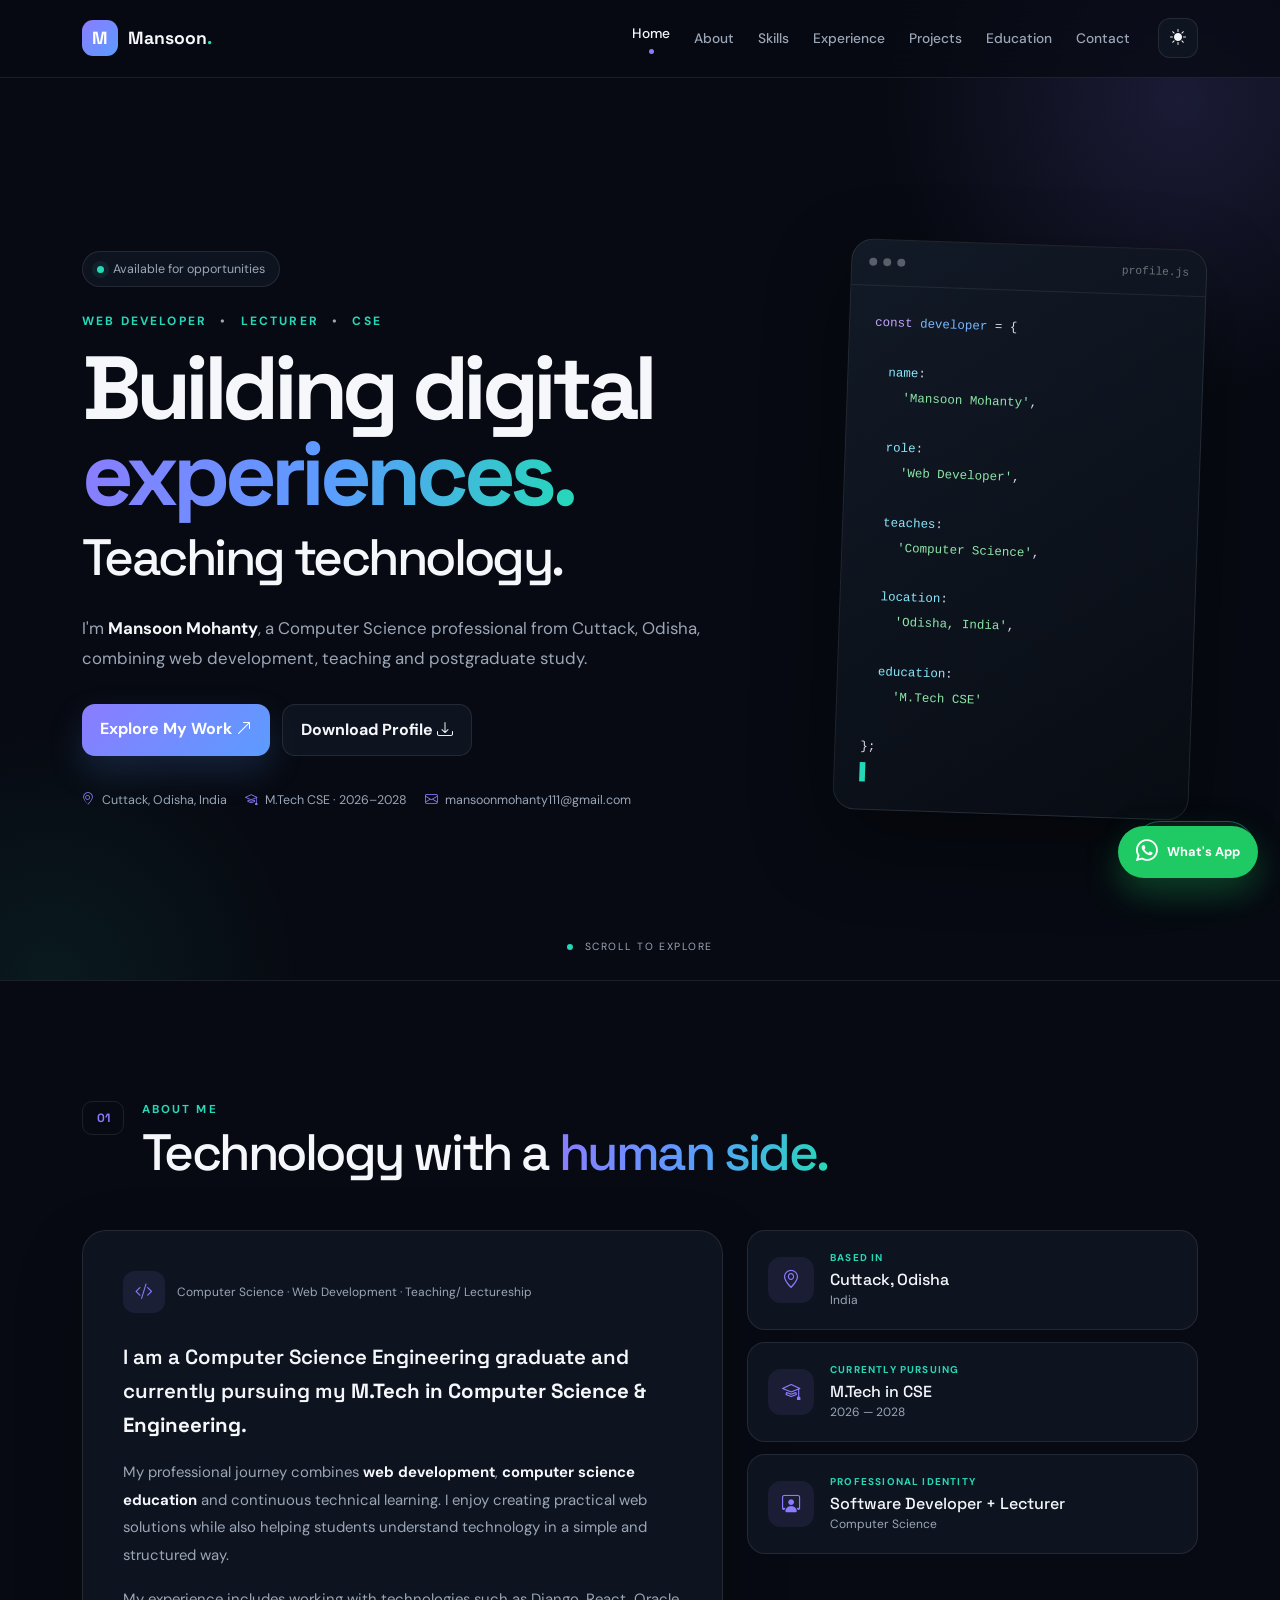
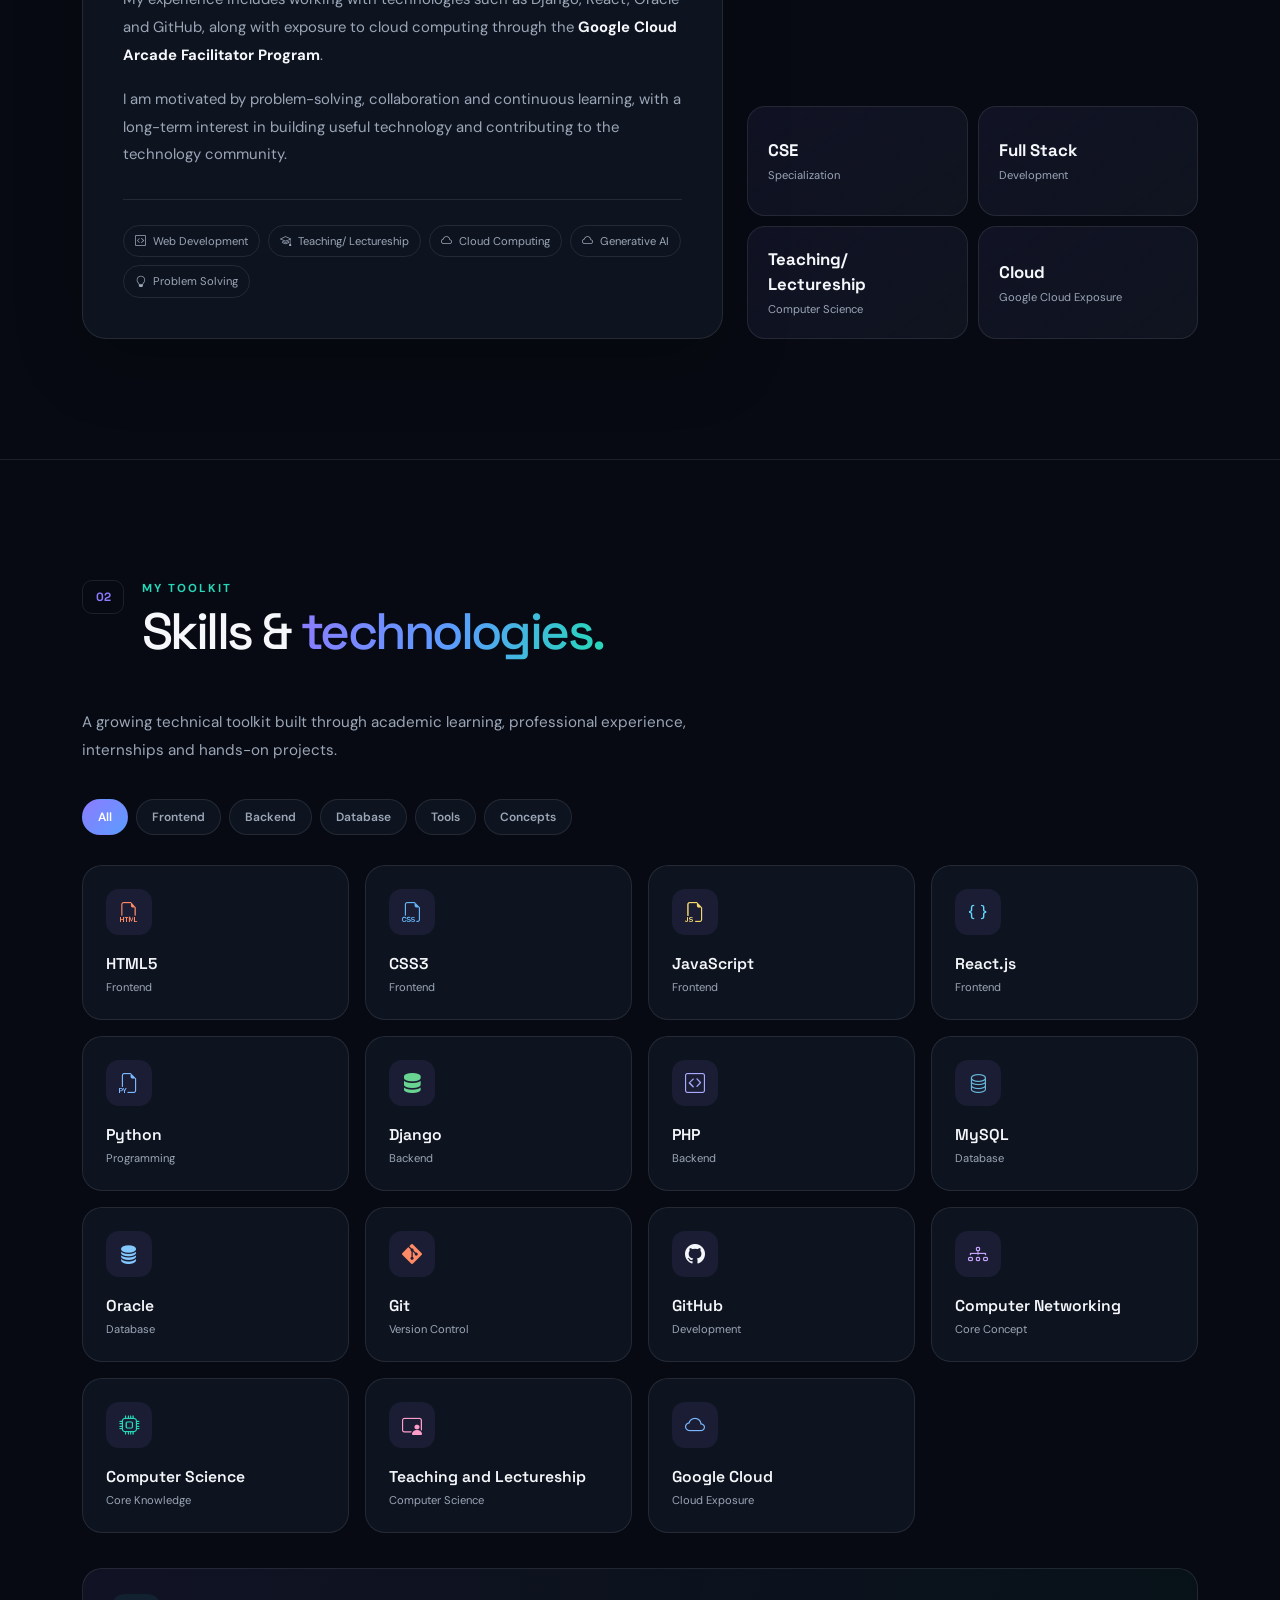
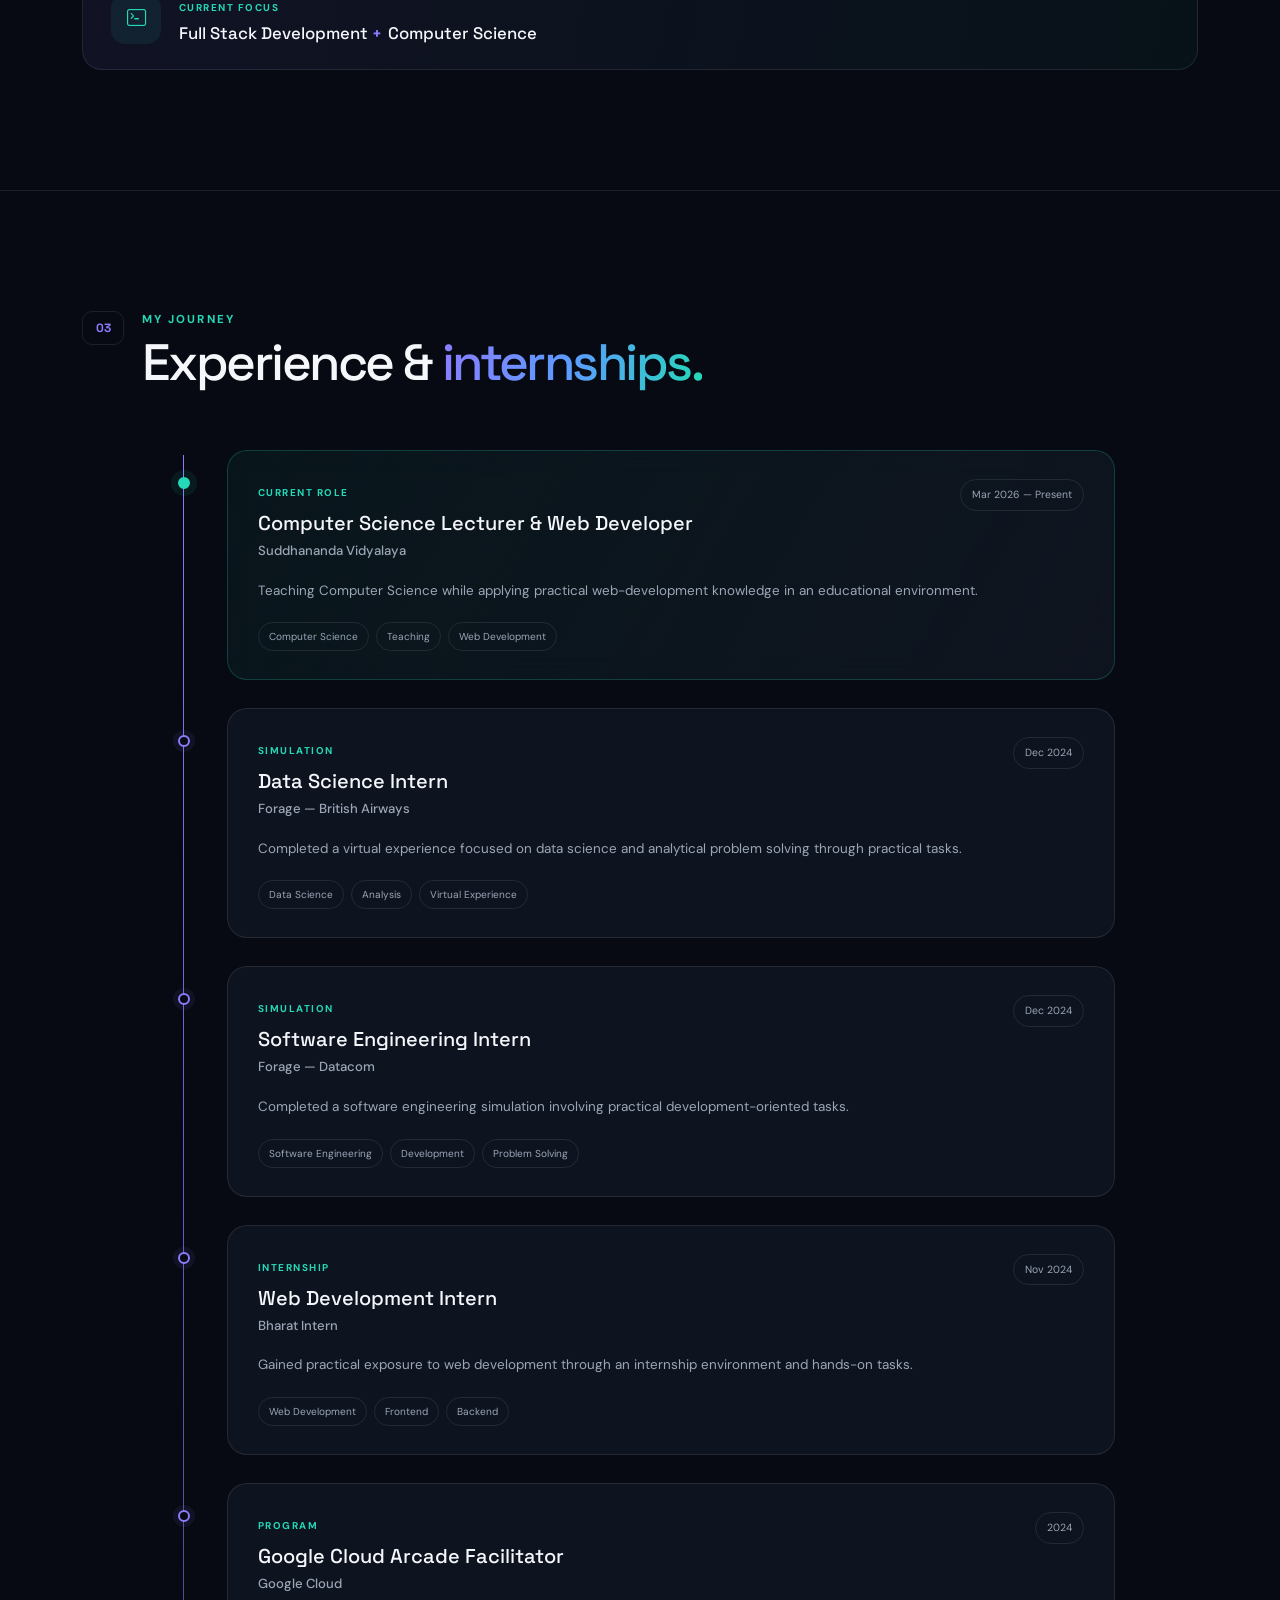
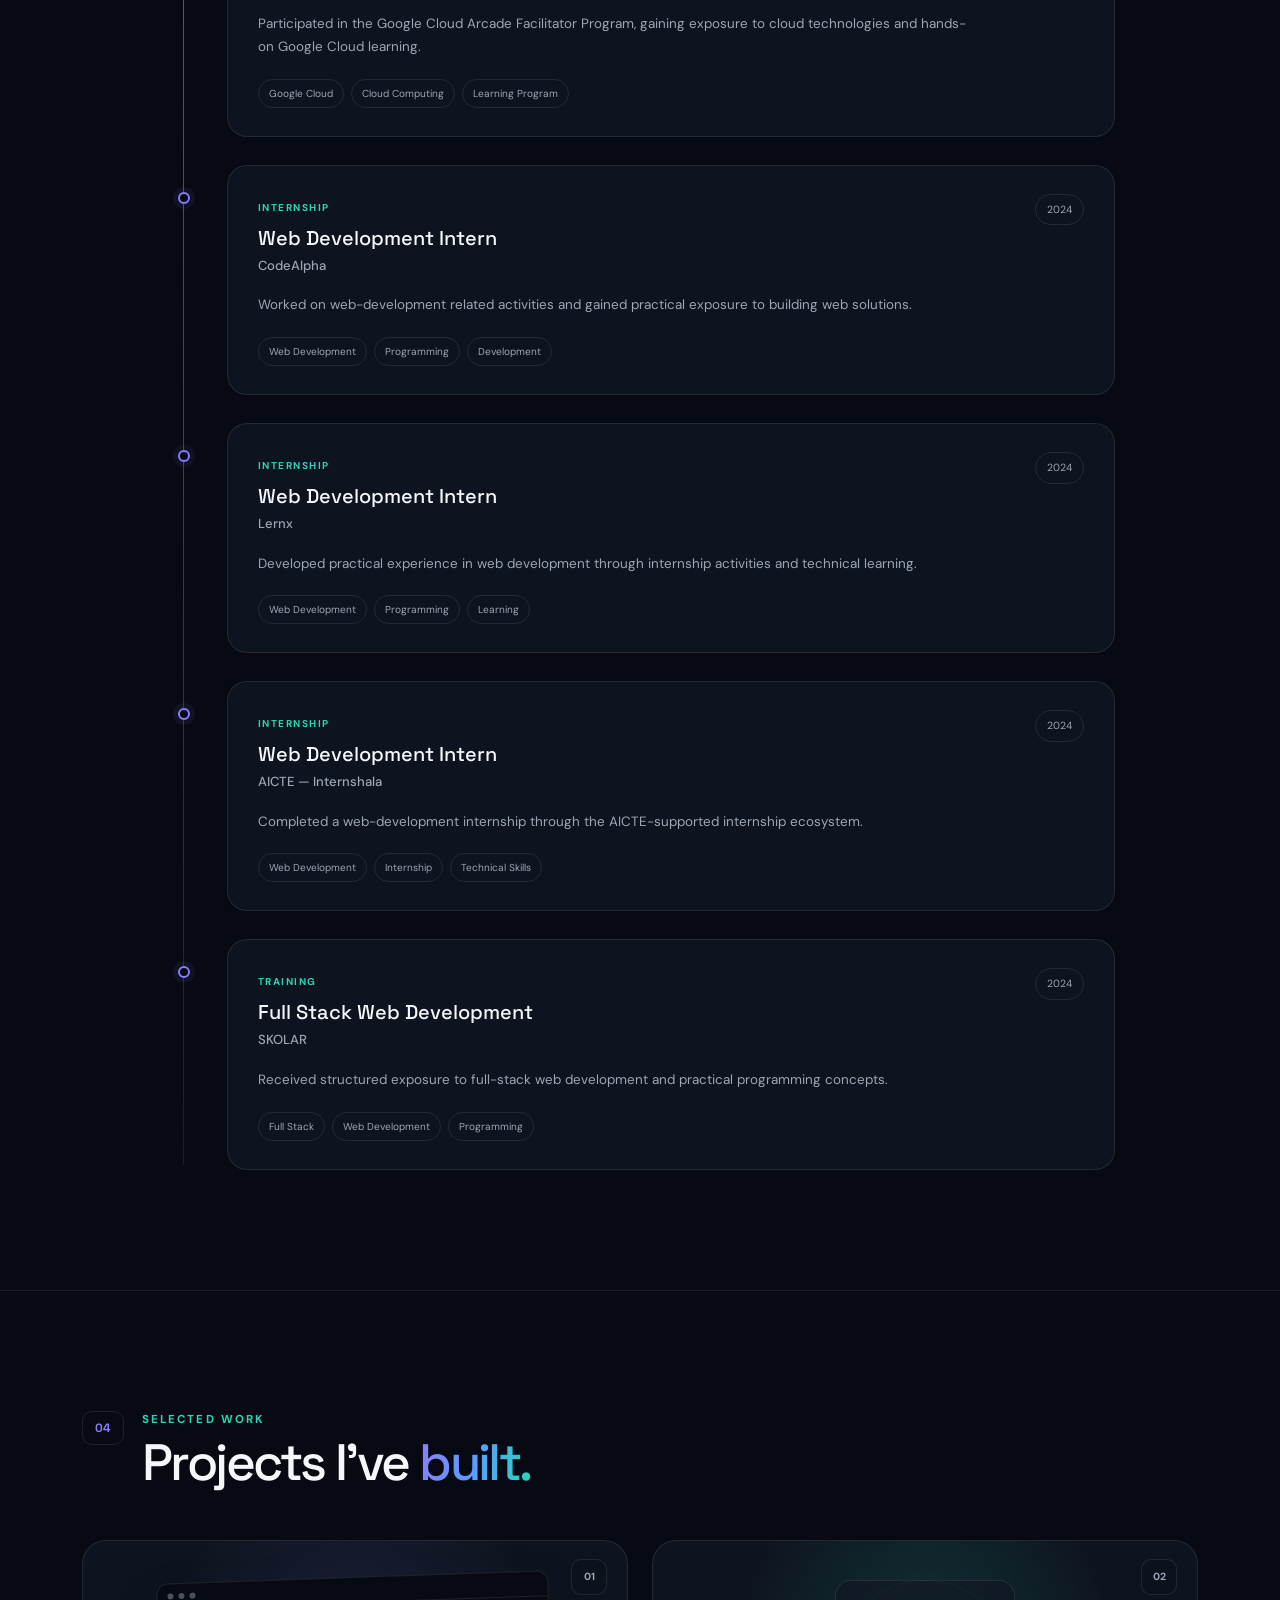
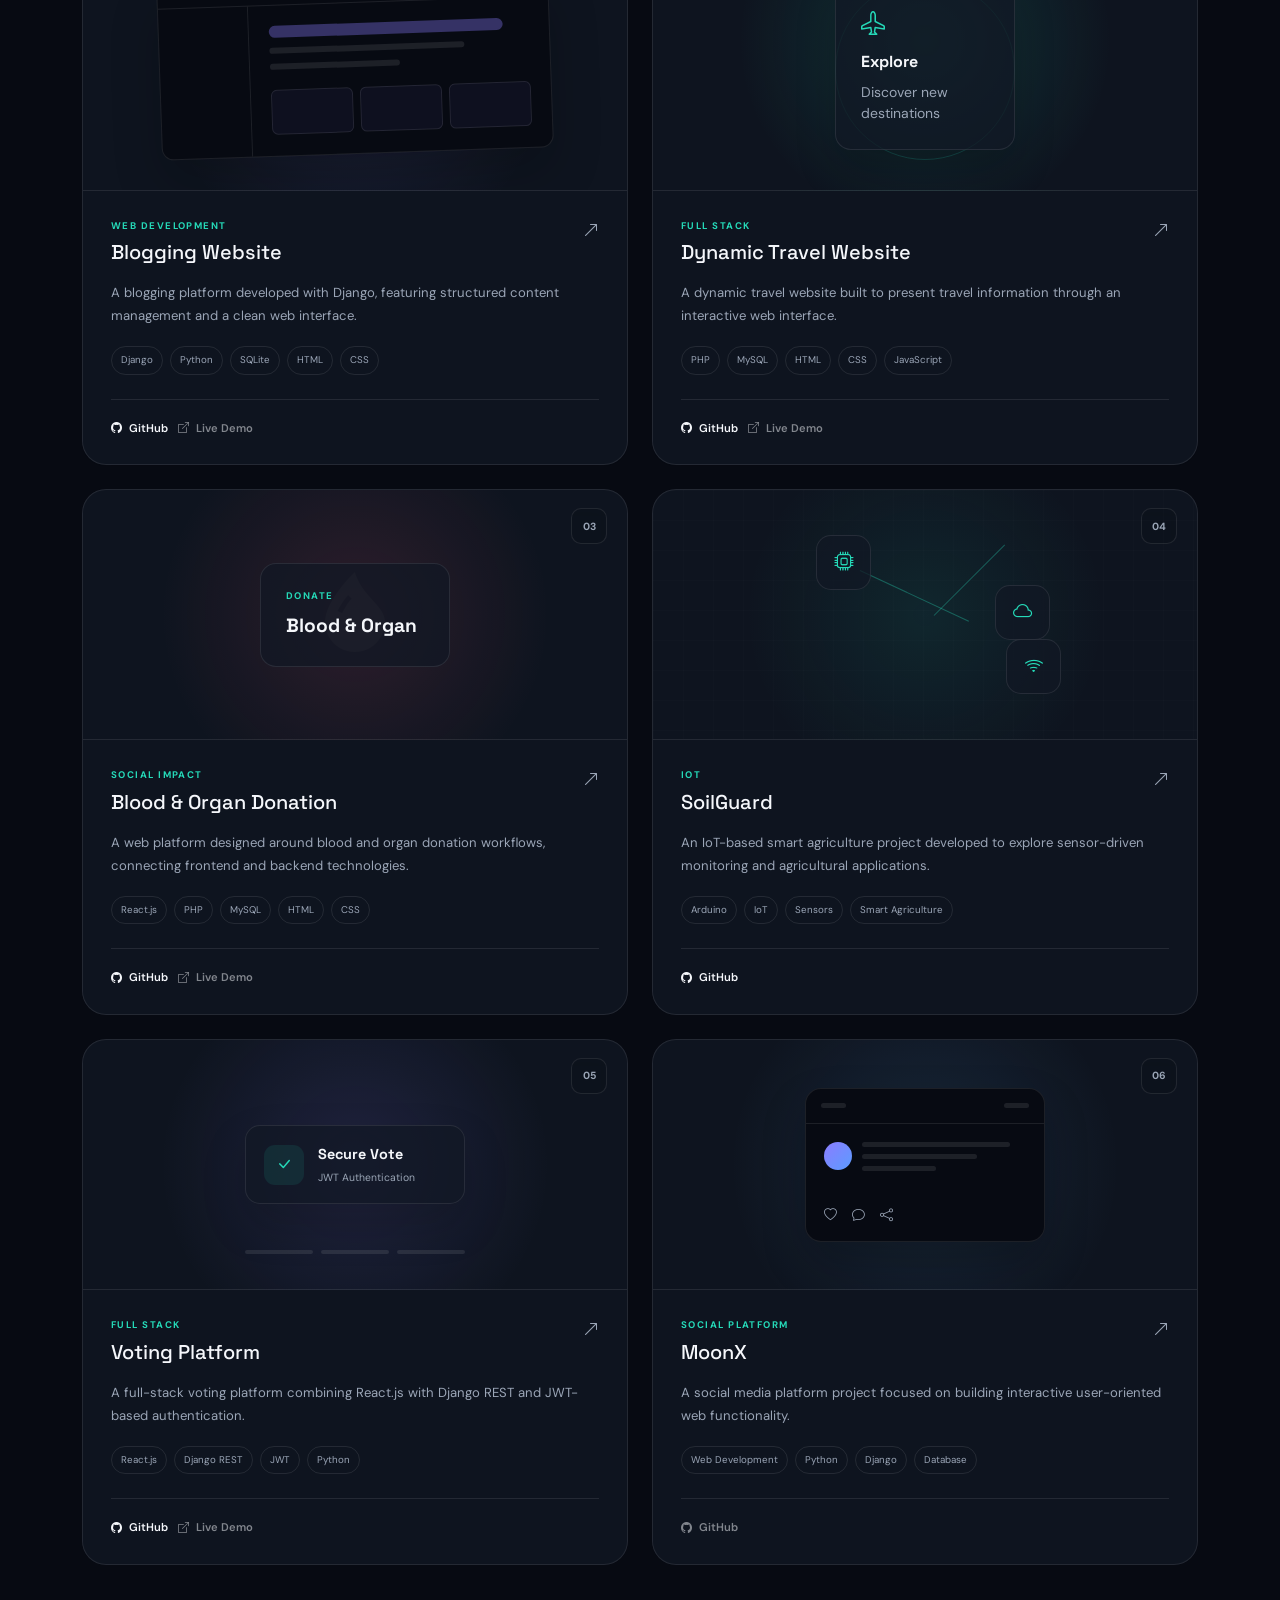
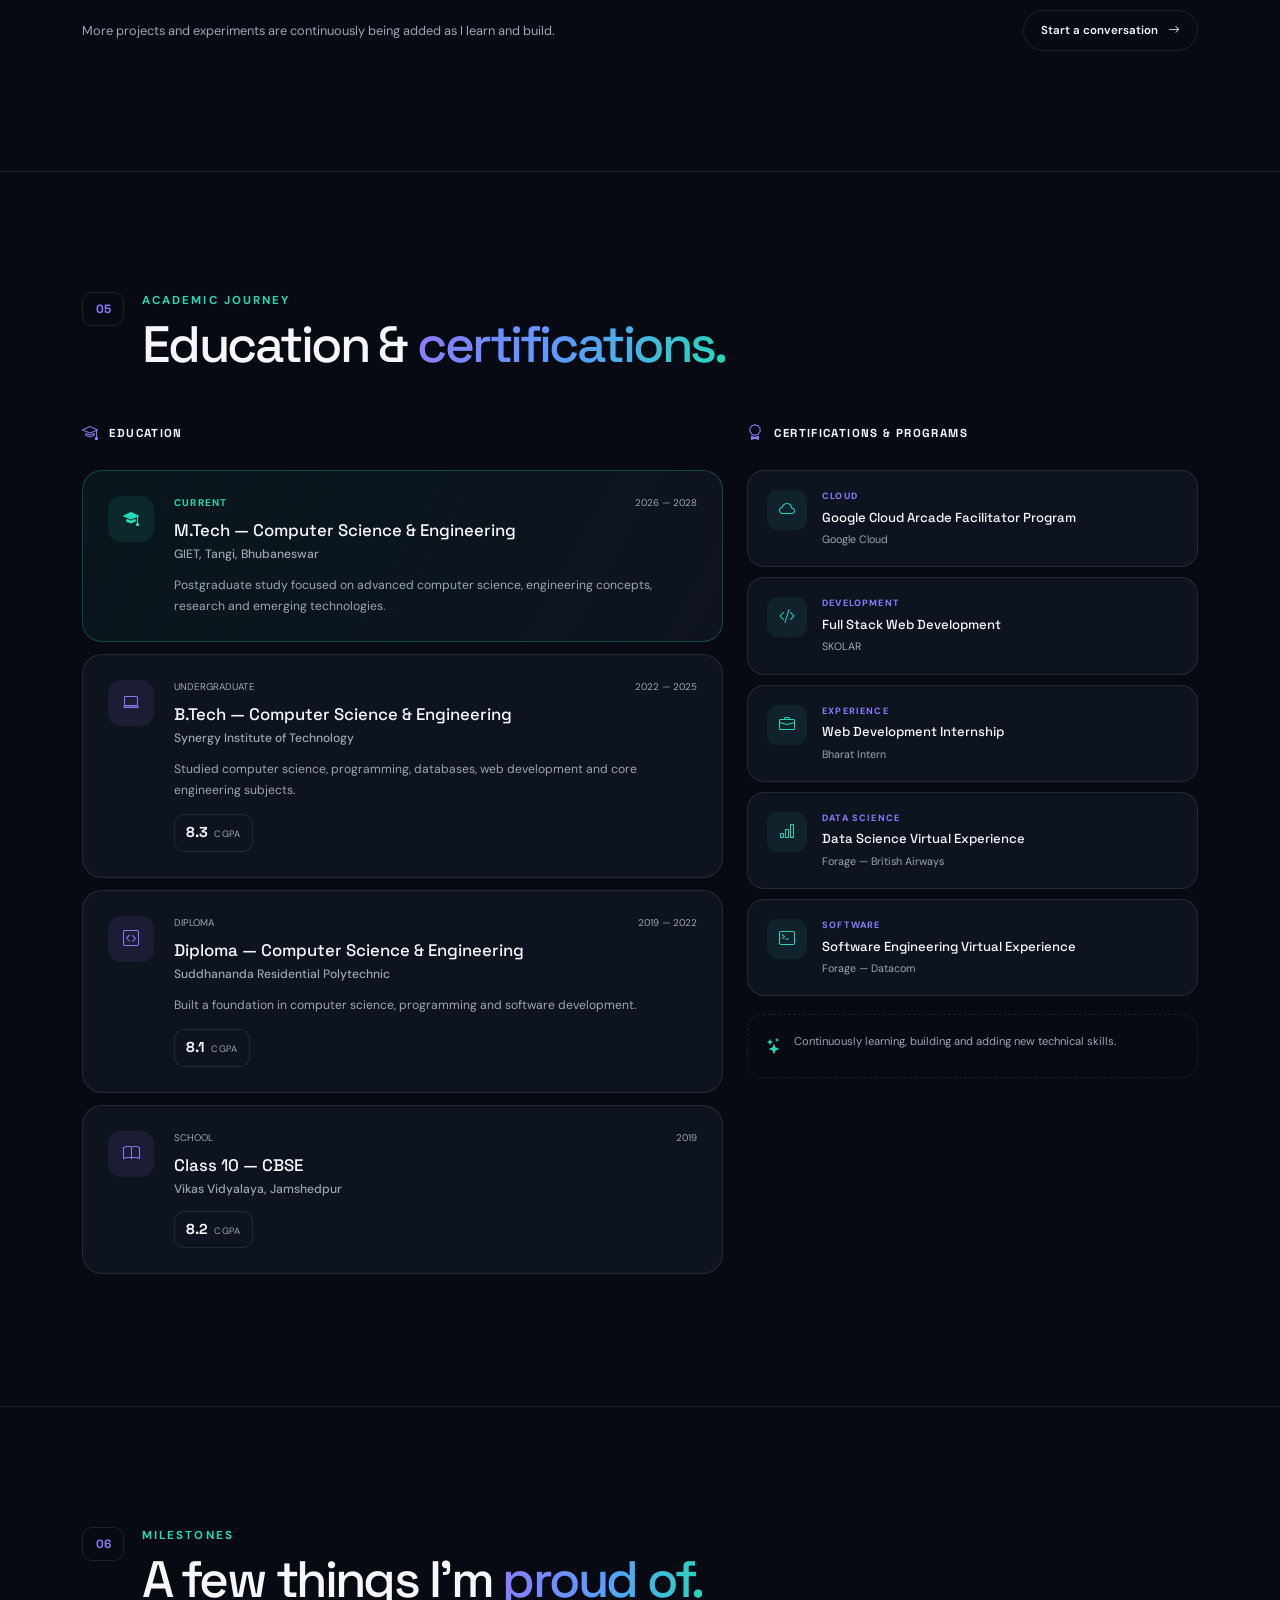
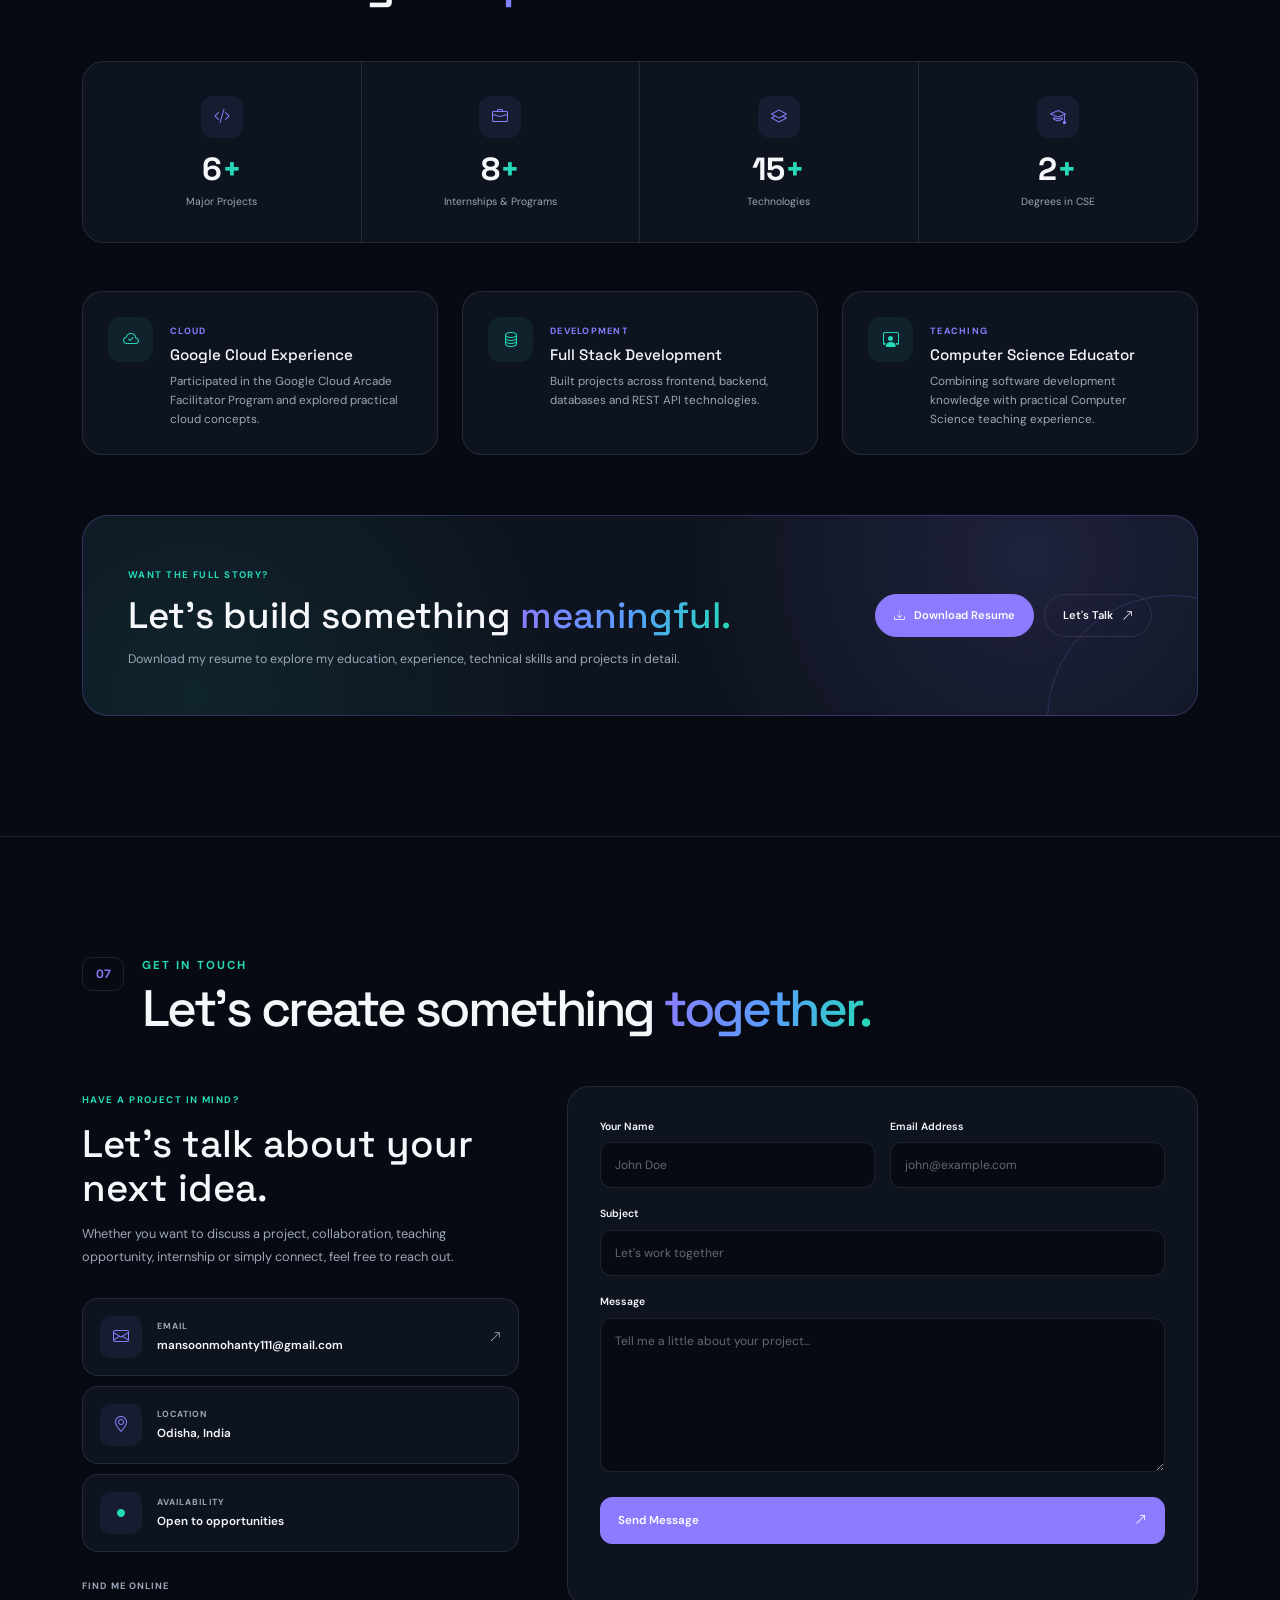
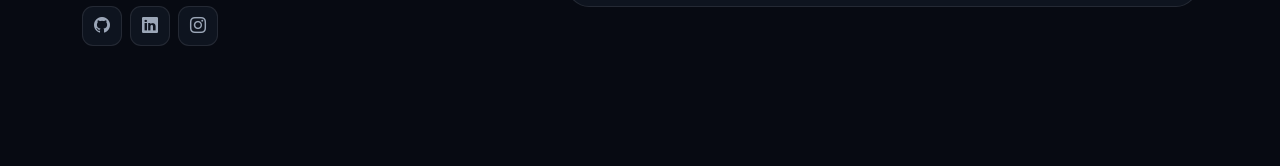
<file: index.html>
<!DOCTYPE html>
<html lang="en" data-theme="dark">

<head>

    <meta charset="UTF-8">

    <meta
        name="viewport"
        content="width=device-width, initial-scale=1.0"
    >

    <!-- =====================================================
         SEO
    ====================================================== -->

    <title>
        Mansoon Mohanty | Web Developer & Computer Science Professional
    </title>

    <meta
        name="description"
        content="Official portfolio of Mansoon Mohanty, a Computer Science professional and Web Developer from Odisha. Explore projects, technical skills, education, experience and achievements."
    >

    <meta
        name="keywords"
        content="Mansoon Mohanty, Mansoon Mohanty portfolio, Mansoon Mohanty Web Developer, Mansoon Mohanty CSE, Web Developer Odisha, Computer Science Developer Odisha, MTech CSE, Full Stack Developer Odisha"
    >

    <meta
        name="author"
        content="Mansoon Mohanty"
    >

    <meta
        name="robots"
        content="index, follow"
    >

    <link
        rel="canonical"
        href="https://mansoon-mohanty-portfolio-2026.netlify.app/"
    >


    <!-- =====================================================
         OPEN GRAPH
    ====================================================== -->

    <meta
        property="og:type"
        content="website"
    >

    <meta
        property="og:title"
        content="Mansoon Mohanty | Web Developer & Computer Science Professional"
    >

    <meta
        property="og:description"
        content="Explore the portfolio, projects, skills, education and experience of Mansoon Mohanty."
    >

    <meta
        property="og:url"
        content="https://mansoon-mohanty-portfolio-2026.netlify.app/"
    >

    <meta
        property="og:site_name"
        content="Mansoon Mohanty Portfolio"
    >


    <!-- =====================================================
         TWITTER / X
    ====================================================== -->

    <meta
        name="twitter:card"
        content="summary_large_image"
    >

    <meta
        name="twitter:title"
        content="Mansoon Mohanty | Web Developer"
    >

    <meta
        name="twitter:description"
        content="Official portfolio of Mansoon Mohanty — Computer Science professional and Web Developer."
    >


    <!-- =====================================================
         BOOTSTRAP
    ====================================================== -->

    <link
        href="https://cdn.jsdelivr.net/npm/bootstrap@5.3.3/dist/css/bootstrap.min.css"
        rel="stylesheet"
    >


    <!-- =====================================================
         BOOTSTRAP ICONS
    ====================================================== -->

    <link
        rel="stylesheet"
        href="https://cdn.jsdelivr.net/npm/bootstrap-icons@1.11.3/font/bootstrap-icons.min.css"
    >


    <!-- =====================================================
         GOOGLE FONTS
    ====================================================== -->

    <link
        rel="preconnect"
        href="https://fonts.googleapis.com"
    >

    <link
        rel="preconnect"
        href="https://fonts.gstatic.com"
        crossorigin
    >

    <link
        href="https://fonts.googleapis.com/css2?family=DM+Sans:wght@400;500;600;700&family=Space+Grotesk:wght@400;500;600;700&display=swap"
        rel="stylesheet"
    >


    <!-- =====================================================
         YOUR CSS
    ====================================================== -->

    <link
        rel="stylesheet"
        href="style.css"
    >

</head>


<body>

    <!-- ================= NAVBAR ================= -->

    <nav class="navbar navbar-expand-lg fixed-top portfolio-navbar">

        <div class="container">

            <!-- Logo -->

            <a href="#home" class="navbar-brand portfolio-logo">

                <span class="logo-box">M</span>

                <span>
                    Mansoon<span class="logo-dot">.</span>
                </span>

            </a>


            <!-- Mobile Menu Button -->

            <button
                class="navbar-toggler"
                type="button"
                data-bs-toggle="collapse"
                data-bs-target="#mainNavbar">

                <i class="bi bi-list"></i>

            </button>


            <!-- Navigation -->

            <div class="collapse navbar-collapse" id="mainNavbar">

                <ul class="navbar-nav ms-auto align-items-lg-center">

                    <li class="nav-item">
                        <a class="nav-link active" href="#home">
                            Home
                        </a>
                    </li>

                    <li class="nav-item">
                        <a class="nav-link" href="#about">
                            About
                        </a>
                    </li>

                    <li class="nav-item">
                        <a class="nav-link" href="#skills">
                            Skills
                        </a>
                    </li>

                    <li class="nav-item">
                        <a class="nav-link" href="#experience">
                            Experience
                        </a>
                    </li>

                    <li class="nav-item">
                        <a class="nav-link" href="#projects">
                            Projects
                        </a>
                    </li>

                    <li class="nav-item">
                        <a class="nav-link" href="#education">
                            Education
                        </a>
                    </li>

                    <li class="nav-item">
                        <a class="nav-link" href="#contact">
                            Contact
                        </a>
                    </li>

                    <!-- Theme Toggle -->

                    <li class="nav-item ms-lg-3">

                        <button
                            id="themeToggle"
                            class="theme-button"
                            aria-label="Toggle theme">

                            <i class="bi bi-sun-fill"></i>

                        </button>

                    </li>

                </ul>

            </div>

        </div>

    </nav>



    <!-- ================= HERO ================= -->

    <section id="home" class="hero-section">

        <!-- Background glow -->

        <div class="hero-glow glow-1"></div>

        <div class="hero-glow glow-2"></div>


        <div class="container">

            <div class="row align-items-center min-vh-100">


                <!-- LEFT SIDE -->

                <div class="col-lg-8">

                    <!-- Availability -->

                    <div class="availability-badge">

                        <span class="status-dot"></span>

                        Available for opportunities

                    </div>


                    <!-- Small heading -->

                    <p class="hero-label">

                        WEB DEVELOPER
                        <span>•</span>
                        LECTURER
                        <span>•</span>
                        CSE

                    </p>


                    <!-- Main Heading -->

                    <h1 class="hero-title">

                        Building digital
                        <br>

                        <span class="gradient-text">
                            experiences.
                        </span>

                    </h1>


                    <h2 class="hero-subtitle">

                        Teaching technology.

                    </h2>


                    <!-- Description -->

                    <p class="hero-description">

                        I'm <strong>Mansoon Mohanty</strong>, a Computer Science
                        professional from Cuttack, Odisha, combining web
                        development, teaching and postgraduate study.

                    </p>


                    <!-- Buttons -->

                    <div class="hero-buttons">

                        <a href="#projects"
                           class="btn btn-primary-custom">

                            Explore My Work

                            <i class="bi bi-arrow-up-right"></i>

                        </a>


                        <a href="LinkedIn profile.pdf"
                           class="btn btn-outline-custom"
                           download>

                            Download Profile

                            <i class="bi bi-download"></i>

                        </a>

                    </div>


                    <!-- Hero information -->

                    <div class="hero-info">

                        <span>

                            <i class="bi bi-geo-alt"></i>

                            Cuttack, Odisha, India

                        </span>


                        <span>

                            <i class="bi bi-mortarboard"></i>

                            M.Tech CSE · 2026–2028

                        </span>


                        <span>

                            <i class="bi bi-envelope"></i>

                            mansoonmohanty111@gmail.com

                        </span>

                    </div>

                </div>



                <!-- RIGHT SIDE CODE CARD -->

                <div class="col-lg-4 d-none d-lg-block">

                    <div class="code-card">

                        <!-- Window header -->

                        <div class="code-header">

                            <div class="window-dot"></div>
                            <div class="window-dot"></div>
                            <div class="window-dot"></div>

                            <span class="code-file">
                                profile.js
                            </span>

                        </div>


                        <!-- Code -->

                        <div class="code-content">

<pre><span class="purple">const</span> <span class="blue">developer</span> = {

  <span class="cyan">name</span>:
    <span class="green">'Mansoon Mohanty'</span>,

  <span class="cyan">role</span>:
    <span class="green">'Web Developer'</span>,

  <span class="cyan">teaches</span>:
    <span class="green">'Computer Science'</span>,

  <span class="cyan">location</span>:
    <span class="green">'Odisha, India'</span>,

  <span class="cyan">education</span>:
    <span class="green">'M.Tech CSE'</span>

};</pre>

                            <div class="typing-cursor">
                                ▌
                            </div>

                        </div>

                    </div>

                </div>

            </div>

        </div>


        <!-- Scroll indicator -->

        <div class="scroll-indicator">

            <span></span>

            SCROLL TO EXPLORE

        </div>

    </section>



    <!-- ================= PLACEHOLDER SECTIONS ================= -->

    <!-- These will be replaced with the actual sections next -->

    <!-- ================= ABOUT ================= -->

<section id="about" class="about-section">

    <div class="container">

        <!-- Section Heading -->

        <div class="section-heading">

            <div class="section-number">
                01
            </div>

            <div>

                <p class="section-label">
                    ABOUT ME
                </p>

                <h2>
                    Technology with a
                    <span class="gradient-text">
                        human side.
                    </span>
                </h2>

            </div>

        </div>


        <div class="row g-4 align-items-stretch">


            <!-- Main About Card -->

            <div class="col-lg-7">

                <div class="about-card">

                    <div class="about-intro">

                        <span class="about-icon">
                            <i class="bi bi-code-slash"></i>
                        </span>

                        <span>
                            Computer Science · Web Development · Teaching/ Lectureship 
                        </span>

                    </div>


                    <p class="about-lead">

                        I am a Computer Science Engineering graduate
                        and currently pursuing my
                        <strong>M.Tech in Computer Science & Engineering</strong>.

                    </p>


                    <p>

                        My professional journey combines
                        <strong>web development</strong>,
                        <strong>computer science education</strong>
                        and continuous technical learning.

                        I enjoy creating practical web solutions
                        while also helping students understand
                        technology in a simple and structured way.

                    </p>


                    <p>

                        My experience includes working with
                        technologies such as Django, React,
                        Oracle and GitHub, along with exposure to
                        cloud computing through the
                        <strong>Google Cloud Arcade Facilitator Program</strong>.

                    </p>


                    <p class="mb-0">

                        I am motivated by problem-solving,
                        collaboration and continuous learning,
                        with a long-term interest in building
                        useful technology and contributing to
                        the technology community.

                    </p>


                    <!-- About Tags -->

                    <div class="about-tags">

                        <span>
                            <i class="bi bi-code-square"></i>
                            Web Development
                        </span>

                        <span>
                            <i class="bi bi-mortarboard"></i>
                            Teaching/ Lectureship
                        </span>

                        <span>
                            <i class="bi bi-cloud"></i>
                            Cloud Computing
                        </span>
                        <span>
                            <i class="bi bi-cloud"></i>
                            Generative AI
                        </span>

                        <span>
                            <i class="bi bi-lightbulb"></i>
                            Problem Solving
                        </span>

                    </div>

                </div>

            </div>



            <!-- Right Side -->

            <div class="col-lg-5">

                <div class="about-side">


                    <!-- Location -->

                    <div class="about-info-card">

                        <div class="about-info-icon">

                            <i class="bi bi-geo-alt"></i>

                        </div>

                        <div>

                            <small>
                                BASED IN
                            </small>

                            <h4>
                                Cuttack, Odisha
                            </h4>

                            <p>
                                India
                            </p>

                        </div>

                    </div>



                    <!-- Current Education -->

                    <div class="about-info-card">

                        <div class="about-info-icon">

                            <i class="bi bi-mortarboard"></i>

                        </div>

                        <div>

                            <small>
                                CURRENTLY PURSUING
                            </small>

                            <h4>
                                M.Tech in CSE
                            </h4>

                            <p>
                                2026 — 2028
                            </p>

                        </div>

                    </div>



                    <!-- Professional Identity -->

                    <div class="about-info-card">

                        <div class="about-info-icon">

                            <i class="bi bi-person-workspace"></i>

                        </div>

                        <div>

                            <small>
                                PROFESSIONAL IDENTITY
                            </small>

                            <h4>
                                Software Developer + Lecturer
                            </h4>

                            <p>
                                Computer Science
                            </p>

                        </div>

                    </div>



                    <!-- Quick Stats -->

                    <div class="about-stats">

                        <div>

                            <strong>
                                CSE
                            </strong>

                            <span>
                                Specialization
                            </span>

                        </div>


                        <div>

                            <strong>
                                Full Stack
                            </strong>

                            <span>
                                Development
                            </span>

                        </div>


                        <div>

                            <strong>
                                Teaching/ Lectureship
                            </strong>

                            <span>
                                Computer Science
                            </span>

                        </div>


                        <div>

                            <strong>
                                Cloud
                            </strong>

                            <span>
                                Google Cloud Exposure
                            </span>

                        </div>

                    </div>

                </div>

            </div>

        </div>

    </div>

</section>
<!-- ================= SKILLS ================= -->

<section id="skills" class="skills-section">

    <div class="container">

        <!-- Section Heading -->

        <div class="section-heading">

            <div class="section-number">
                02
            </div>

            <div>

                <p class="section-label">
                    MY TOOLKIT
                </p>

                <h2>
                    Skills &amp;
                    <span class="gradient-text">
                        technologies.
                    </span>
                </h2>

            </div>

        </div>


        <!-- Intro -->

        <div class="skills-intro">

            <p>
                A growing technical toolkit built through
                academic learning, professional experience,
                internships and hands-on projects.
            </p>

        </div>


        <!-- Skill Filters -->

        <div class="skill-filters">

            <button
                class="skill-filter active"
                data-filter="all">
                All
            </button>

            <button
                class="skill-filter"
                data-filter="frontend">
                Frontend
            </button>

            <button
                class="skill-filter"
                data-filter="backend">
                Backend
            </button>

            <button
                class="skill-filter"
                data-filter="database">
                Database
            </button>

            <button
                class="skill-filter"
                data-filter="tools">
                Tools
            </button>

            <button
                class="skill-filter"
                data-filter="concepts">
                Concepts
            </button>

        </div>


        <!-- Skills Grid -->

        <div class="row g-3 skills-grid">


            <!-- HTML -->

            <div class="col-6 col-md-4 col-lg-3 skill-item"
                 data-category="frontend">

                <div class="skill-card">

                    <div class="skill-icon html-icon">
                        <i class="bi bi-filetype-html"></i>
                    </div>

                    <h4>HTML5</h4>

                    <p>Frontend</p>

                </div>

            </div>


            <!-- CSS -->

            <div class="col-6 col-md-4 col-lg-3 skill-item"
                 data-category="frontend">

                <div class="skill-card">

                    <div class="skill-icon css-icon">
                        <i class="bi bi-filetype-css"></i>
                    </div>

                    <h4>CSS3</h4>

                    <p>Frontend</p>

                </div>

            </div>


            <!-- JavaScript -->

            <div class="col-6 col-md-4 col-lg-3 skill-item"
                 data-category="frontend">

                <div class="skill-card">

                    <div class="skill-icon js-icon">
                        <i class="bi bi-filetype-js"></i>
                    </div>

                    <h4>JavaScript</h4>

                    <p>Frontend</p>

                </div>

            </div>


            <!-- React -->

            <div class="col-6 col-md-4 col-lg-3 skill-item"
                 data-category="frontend">

                <div class="skill-card">

                    <div class="skill-icon react-icon">
                        <i class="bi bi-braces"></i>
                    </div>

                    <h4>React.js</h4>

                    <p>Frontend</p>

                </div>

            </div>


            <!-- Python -->

            <div class="col-6 col-md-4 col-lg-3 skill-item"
                 data-category="backend">

                <div class="skill-card">

                    <div class="skill-icon python-icon">
                        <i class="bi bi-filetype-py"></i>
                    </div>

                    <h4>Python</h4>

                    <p>Programming</p>

                </div>

            </div>


            <!-- Django -->

            <div class="col-6 col-md-4 col-lg-3 skill-item"
                 data-category="backend">

                <div class="skill-card">

                    <div class="skill-icon django-icon">
                        <i class="bi bi-server"></i>
                    </div>

                    <h4>Django</h4>

                    <p>Backend</p>

                </div>

            </div>


            <!-- PHP -->

            <div class="col-6 col-md-4 col-lg-3 skill-item"
                 data-category="backend">

                <div class="skill-card">

                    <div class="skill-icon php-icon">
                        <i class="bi bi-code-square"></i>
                    </div>

                    <h4>PHP</h4>

                    <p>Backend</p>

                </div>

            </div>


            <!-- MySQL -->

            <div class="col-6 col-md-4 col-lg-3 skill-item"
                 data-category="database">

                <div class="skill-card">

                    <div class="skill-icon mysql-icon">
                        <i class="bi bi-database"></i>
                    </div>

                    <h4>MySQL</h4>

                    <p>Database</p>

                </div>

            </div>


            <!-- SQLite -->

            <div class="col-6 col-md-4 col-lg-3 skill-item"
                 data-category="database">

                <div class="skill-card">

                    <div class="skill-icon sqlite-icon">
                        <i class="bi bi-database-fill"></i>
                    </div>

                    <h4>Oracle</h4>

                    <p>Database</p>

                </div>

            </div>


            <!-- Git -->

            <div class="col-6 col-md-4 col-lg-3 skill-item"
                 data-category="tools">

                <div class="skill-card">

                    <div class="skill-icon git-icon">
                        <i class="bi bi-git"></i>
                    </div>

                    <h4>Git</h4>

                    <p>Version Control</p>

                </div>

            </div>


            <!-- GitHub -->

            <div class="col-6 col-md-4 col-lg-3 skill-item"
                 data-category="tools">

                <div class="skill-card">

                    <div class="skill-icon github-icon">
                        <i class="bi bi-github"></i>
                    </div>

                    <h4>GitHub</h4>

                    <p>Development</p>

                </div>

            </div>


            <!-- Networking -->

            <div class="col-6 col-md-4 col-lg-3 skill-item"
                 data-category="concepts">

                <div class="skill-card">

                    <div class="skill-icon networking-icon">
                        <i class="bi bi-diagram-3"></i>
                    </div>

                    <h4>Computer Networking</h4>

                    <p>Core Concept</p>

                </div>

            </div>


            <!-- Computer Science -->

            <div class="col-6 col-md-4 col-lg-3 skill-item"
                 data-category="concepts">

                <div class="skill-card">

                    <div class="skill-icon cs-icon">
                        <i class="bi bi-cpu"></i>
                    </div>

                    <h4>Computer Science</h4>

                    <p>Core Knowledge</p>

                </div>

            </div>


            <!-- Teaching -->

            <div class="col-6 col-md-4 col-lg-3 skill-item"
                 data-category="concepts">

                <div class="skill-card">

                    <div class="skill-icon teaching-icon">
                        <i class="bi bi-person-video3"></i>
                    </div>

                    <h4>Teaching and Lectureship</h4>

                    <p>Computer Science</p>

                </div>

            </div>


            <!-- Cloud -->

            <div class="col-6 col-md-4 col-lg-3 skill-item"
                 data-category="tools">

                <div class="skill-card">

                    <div class="skill-icon cloud-icon">
                        <i class="bi bi-cloud"></i>
                    </div>

                    <h4>Google Cloud</h4>

                    <p>Cloud Exposure</p>

                </div>

            </div>

        </div>


        <!-- Bottom Highlight -->

        <div class="skills-bottom-card">

            <div class="skills-bottom-icon">

                <i class="bi bi-terminal"></i>

            </div>

            <div>

                <span>
                    CURRENT FOCUS
                </span>

                <h3>
                    Full Stack Development
                    <span>+</span>
                    Computer Science
                </h3>

            </div>

        </div>

    </div>

</section>


    <!-- ================= EXPERIENCE ================= -->

<section id="experience" class="experience-section">

    <div class="container">

        <!-- Section Heading -->

        <div class="section-heading">

            <div class="section-number">
                03
            </div>

            <div>

                <p class="section-label">
                    MY JOURNEY
                </p>

                <h2>
                    Experience &
                    <span class="gradient-text">
                        internships.
                    </span>
                </h2>

            </div>

        </div>


        <!-- Timeline -->

        <div class="experience-timeline">


            <!-- EXPERIENCE 01 -->

            <article class="experience-item current">

                <div class="timeline-marker">

                    <span></span>

                </div>


                <div class="experience-card">

                    <div class="experience-top">

                        <div>

                            <span class="experience-type">
                                CURRENT ROLE
                            </span>

                            <h3>
                                Computer Science Lecturer
                                &amp; Web Developer
                            </h3>

                            <h4>
                                Suddhananda Vidyalaya
                            </h4>

                        </div>


                        <div class="experience-date">
                            Mar 2026 — Present
                        </div>

                    </div>


                    <p class="experience-description">

                        Teaching Computer Science while
                        applying practical web-development
                        knowledge in an educational environment.

                    </p>


                    <div class="experience-tags">

                        <span>Computer Science</span>

                        <span>Teaching</span>

                        <span>Web Development</span>

                    </div>

                </div>

            </article>



            <!-- EXPERIENCE 02 -->

            <article class="experience-item">

                <div class="timeline-marker">

                    <span></span>

                </div>


                <div class="experience-card">

                    <div class="experience-top">

                        <div>

                            <span class="experience-type">
                                SIMULATION
                            </span>

                            <h3>
                                Data Science Intern
                            </h3>

                            <h4>
                                Forage — British Airways
                            </h4>

                        </div>


                        <div class="experience-date">
                            Dec 2024
                        </div>

                    </div>


                    <p class="experience-description">

                        Completed a virtual experience focused
                        on data science and analytical problem
                        solving through practical tasks.

                    </p>


                    <div class="experience-tags">

                        <span>Data Science</span>

                        <span>Analysis</span>

                        <span>Virtual Experience</span>

                    </div>

                </div>

            </article>



            <!-- EXPERIENCE 03 -->

            <article class="experience-item">

                <div class="timeline-marker">

                    <span></span>

                </div>


                <div class="experience-card">

                    <div class="experience-top">

                        <div>

                            <span class="experience-type">
                                SIMULATION
                            </span>

                            <h3>
                                Software Engineering Intern
                            </h3>

                            <h4>
                                Forage — Datacom
                            </h4>

                        </div>


                        <div class="experience-date">
                            Dec 2024
                        </div>

                    </div>


                    <p class="experience-description">

                        Completed a software engineering
                        simulation involving practical
                        development-oriented tasks.

                    </p>


                    <div class="experience-tags">

                        <span>Software Engineering</span>

                        <span>Development</span>

                        <span>Problem Solving</span>

                    </div>

                </div>

            </article>



            <!-- EXPERIENCE 04 -->

            <article class="experience-item">

                <div class="timeline-marker">

                    <span></span>

                </div>


                <div class="experience-card">

                    <div class="experience-top">

                        <div>

                            <span class="experience-type">
                                INTERNSHIP
                            </span>

                            <h3>
                                Web Development Intern
                            </h3>

                            <h4>
                                Bharat Intern
                            </h4>

                        </div>


                        <div class="experience-date">
                            Nov 2024
                        </div>

                    </div>


                    <p class="experience-description">

                        Gained practical exposure to web
                        development through an internship
                        environment and hands-on tasks.

                    </p>


                    <div class="experience-tags">

                        <span>Web Development</span>

                        <span>Frontend</span>

                        <span>Backend</span>

                    </div>

                </div>

            </article>



            <!-- EXPERIENCE 05 -->

            <article class="experience-item">

                <div class="timeline-marker">

                    <span></span>

                </div>


                <div class="experience-card">

                    <div class="experience-top">

                        <div>

                            <span class="experience-type">
                                PROGRAM
                            </span>

                            <h3>
                                Google Cloud Arcade Facilitator
                            </h3>

                            <h4>
                                Google Cloud
                            </h4>

                        </div>


                        <div class="experience-date">
                            2024
                        </div>

                    </div>


                    <p class="experience-description">

                        Participated in the Google Cloud
                        Arcade Facilitator Program, gaining
                        exposure to cloud technologies and
                        hands-on Google Cloud learning.

                    </p>


                    <div class="experience-tags">

                        <span>Google Cloud</span>

                        <span>Cloud Computing</span>

                        <span>Learning Program</span>

                    </div>

                </div>

            </article>



            <!-- EXPERIENCE 06 -->

            <article class="experience-item">

                <div class="timeline-marker">

                    <span></span>

                </div>


                <div class="experience-card">

                    <div class="experience-top">

                        <div>

                            <span class="experience-type">
                                INTERNSHIP
                            </span>

                            <h3>
                                Web Development Intern
                            </h3>

                            <h4>
                                CodeAlpha
                            </h4>

                        </div>


                        <div class="experience-date">
                            2024
                        </div>

                    </div>


                    <p class="experience-description">

                        Worked on web-development related
                        activities and gained practical
                        exposure to building web solutions.

                    </p>


                    <div class="experience-tags">

                        <span>Web Development</span>

                        <span>Programming</span>

                        <span>Development</span>

                    </div>

                </div>

            </article>



            <!-- EXPERIENCE 07 -->

            <article class="experience-item">

                <div class="timeline-marker">

                    <span></span>

                </div>


                <div class="experience-card">

                    <div class="experience-top">

                        <div>

                            <span class="experience-type">
                                INTERNSHIP
                            </span>

                            <h3>
                                Web Development Intern
                            </h3>

                            <h4>
                                Lernx
                            </h4>

                        </div>


                        <div class="experience-date">
                            2024
                        </div>

                    </div>


                    <p class="experience-description">

                        Developed practical experience in
                        web development through internship
                        activities and technical learning.

                    </p>


                    <div class="experience-tags">

                        <span>Web Development</span>

                        <span>Programming</span>

                        <span>Learning</span>

                    </div>

                </div>

            </article>



            <!-- EXPERIENCE 08 -->

            <article class="experience-item">

                <div class="timeline-marker">

                    <span></span>

                </div>


                <div class="experience-card">

                    <div class="experience-top">

                        <div>

                            <span class="experience-type">
                                INTERNSHIP
                            </span>

                            <h3>
                                Web Development Intern
                            </h3>

                            <h4>
                                AICTE — Internshala
                            </h4>

                        </div>


                        <div class="experience-date">
                            2024
                        </div>

                    </div>


                    <p class="experience-description">

                        Completed a web-development internship
                        through the AICTE-supported internship
                        ecosystem.

                    </p>


                    <div class="experience-tags">

                        <span>Web Development</span>

                        <span>Internship</span>

                        <span>Technical Skills</span>

                    </div>

                </div>

            </article>



            <!-- EXPERIENCE 09 -->

            <article class="experience-item last">

                <div class="timeline-marker">

                    <span></span>

                </div>


                <div class="experience-card">

                    <div class="experience-top">

                        <div>

                            <span class="experience-type">
                                TRAINING
                            </span>

                            <h3>
                                Full Stack Web Development
                            </h3>

                            <h4>
                                SKOLAR
                            </h4>

                        </div>


                        <div class="experience-date">
                            2024
                        </div>

                    </div>


                    <p class="experience-description">

                        Received structured exposure to
                        full-stack web development and
                        practical programming concepts.

                    </p>


                    <div class="experience-tags">

                        <span>Full Stack</span>

                        <span>Web Development</span>

                        <span>Programming</span>

                    </div>

                </div>

            </article>


        </div>

    </div>

</section>


    <!-- ================= PROJECTS ================= -->

<section id="projects" class="projects-section">

    <div class="container">

        <!-- Section Heading -->

        <div class="section-heading">

            <div class="section-number">
                04
            </div>

            <div>

                <p class="section-label">
                    SELECTED WORK
                </p>

                <h2>
                    Projects I've
                    <span class="gradient-text">
                        built.
                    </span>
                </h2>

            </div>

        </div>


        <!-- Projects Grid -->

        <div class="row g-4">


            <!-- PROJECT 01 -->

            <div class="col-lg-6">

                <article class="project-card featured-project">

                    <div class="project-visual">

                        <div class="project-browser">

                            <div class="browser-top">

                                <span></span>
                                <span></span>
                                <span></span>

                            </div>

                            <div class="browser-content">

                                <div class="mock-sidebar"></div>

                                <div class="mock-main">

                                    <div class="mock-line large"></div>

                                    <div class="mock-line"></div>

                                    <div class="mock-line short"></div>

                                    <div class="mock-boxes">

                                        <div></div>
                                        <div></div>
                                        <div></div>

                                    </div>

                                </div>

                            </div>

                        </div>


                        <div class="project-number">
                            01
                        </div>

                    </div>


                    <div class="project-content">

                        <div class="project-heading-row">

                            <div>

                                <span class="project-category">
                                    WEB DEVELOPMENT
                                </span>

                                <h3>
                                    Blogging Website
                                </h3>

                            </div>

                            <i class="bi bi-arrow-up-right project-arrow"></i>

                        </div>


                        <p>

                            A blogging platform developed with
                            Django, featuring structured content
                            management and a clean web interface.

                        </p>


                        <div class="project-tech">

                            <span>Django</span>

                            <span>Python</span>

                            <span>SQLite</span>

                            <span>HTML</span>

                            <span>CSS</span>

                        </div>


                        <div class="project-links">

                            <a href="https://github.com/MansoonM/Mansoon-s-Blogging-Website"
                               class="project-link active"
                               aria-label="GitHub link">

                                <i class="bi bi-github"></i>

                                GitHub

                            </a>

                            <a href=""
                               class="project-link disabled-link"
                               aria-label="Live demo">

                                <i class="bi bi-box-arrow-up-right"></i>

                                Live Demo

                            </a>

                        </div>

                    </div>

                </article>

            </div>



            <!-- PROJECT 02 -->

            <div class="col-lg-6">

                <article class="project-card">

                    <div class="project-visual travel-visual">

                        <div class="travel-mockup">

                            <div class="travel-circle"></div>

                            <div class="travel-card">

                                <i class="bi bi-airplane"></i>

                                <strong>
                                    Explore
                                </strong>

                                <small>
                                    Discover new destinations
                                </small>

                            </div>

                        </div>


                        <div class="project-number">
                            02
                        </div>

                    </div>


                    <div class="project-content">

                        <div class="project-heading-row">

                            <div>

                                <span class="project-category">
                                    FULL STACK
                                </span>

                                <h3>
                                    Dynamic Travel Website
                                </h3>

                            </div>

                            <i class="bi bi-arrow-up-right project-arrow"></i>

                        </div>


                        <p>

                            A dynamic travel website built to
                            present travel information through
                            an interactive web interface.

                        </p>


                        <div class="project-tech">

                            <span>PHP</span>

                            <span>MySQL</span>

                            <span>HTML</span>

                            <span>CSS</span>

                            <span>JavaScript</span>

                        </div>


                        <div class="project-links">

                            <a href="https://github.com/MansoonM/Dynamic-Travel-Website"
                               class="project-link active">

                                <i class="bi bi-github"></i>

                                GitHub

                            </a>

                            <a href="#"
                               class="project-link disabled-link">

                                <i class="bi bi-box-arrow-up-right"></i>

                                Live Demo

                            </a>

                        </div>

                    </div>

                </article>

            </div>



            <!-- PROJECT 03 -->

            <div class="col-lg-6">

                <article class="project-card">

                    <div class="project-visual blood-visual">

                        <div class="blood-symbol">

                            <i class="bi bi-droplet-fill"></i>

                        </div>

                        <div class="blood-wave"></div>

                        <div class="blood-card">

                            <span>
                                DONATE
                            </span>

                            <strong>
                                Blood &amp;
                                Organ
                            </strong>

                        </div>


                        <div class="project-number">
                            03
                        </div>

                    </div>


                    <div class="project-content">

                        <div class="project-heading-row">

                            <div>

                                <span class="project-category">
                                    SOCIAL IMPACT
                                </span>

                                <h3>
                                    Blood &amp; Organ Donation
                                </h3>

                            </div>

                            <i class="bi bi-arrow-up-right project-arrow"></i>

                        </div>


                        <p>

                            A web platform designed around
                            blood and organ donation workflows,
                            connecting frontend and backend
                            technologies.

                        </p>


                        <div class="project-tech">

                            <span>React.js</span>

                            <span>PHP</span>

                            <span>MySQL</span>

                            <span>HTML</span>

                            <span>CSS</span>

                        </div>


                        <div class="project-links">

                            <a href="https://github.com/MansoonM/LifeConnect-Blood-Organ-Donation-Management-System-React.js-PHP"
                               class="project-link active">

                                <i class="bi bi-github"></i>

                                GitHub

                            </a>

                            <a href="#"
                               class="project-link disabled-link">

                                <i class="bi bi-box-arrow-up-right"></i>

                                Live Demo

                            </a>

                        </div>

                    </div>

                </article>

            </div>



            <!-- PROJECT 04 -->

            <div class="col-lg-6">

                <article class="project-card">

                    <div class="project-visual iot-visual">

                        <div class="iot-grid"></div>

                        <div class="iot-node node-one">
                            <i class="bi bi-cpu"></i>
                        </div>

                        <div class="iot-node node-two">
                            <i class="bi bi-wifi"></i>
                        </div>

                        <div class="iot-node node-three">
                            <i class="bi bi-cloud"></i>
                        </div>

                        <div class="iot-line line-one"></div>

                        <div class="iot-line line-two"></div>


                        <div class="project-number">
                            04
                        </div>

                    </div>


                    <div class="project-content">

                        <div class="project-heading-row">

                            <div>

                                <span class="project-category">
                                    IOT
                                </span>

                                <h3>
                                    SoilGuard
                                </h3>

                            </div>

                            <i class="bi bi-arrow-up-right project-arrow"></i>

                        </div>


                        <p>

                            An IoT-based smart agriculture
                            project developed to explore
                            sensor-driven monitoring and
                            agricultural applications.

                        </p>


                        <div class="project-tech">

                            <span>Arduino</span>

                            <span>IoT</span>

                            <span>Sensors</span>

                            <span>Smart Agriculture</span>

                        </div>


                        <div class="project-links">

                            <a href="https://github.com/MansoonM/SoilGuard"
                               class="project-link active">

                                <i class="bi bi-github"></i>

                                GitHub

                            </a>

                        </div>

                    </div>

                </article>

            </div>



            <!-- PROJECT 05 -->

            <div class="col-lg-6">

                <article class="project-card">

                    <div class="project-visual voting-visual">

                        <div class="vote-card">

                            <div class="vote-check">
                                <i class="bi bi-check-lg"></i>
                            </div>

                            <div>

                                <strong>
                                    Secure Vote
                                </strong>

                                <small>
                                    JWT Authentication
                                </small>

                            </div>

                        </div>


                        <div class="vote-lines">

                            <span></span>
                            <span></span>
                            <span></span>

                        </div>


                        <div class="project-number">
                            05
                        </div>

                    </div>


                    <div class="project-content">

                        <div class="project-heading-row">

                            <div>

                                <span class="project-category">
                                    FULL STACK
                                </span>

                                <h3>
                                    Voting Platform
                                </h3>

                            </div>

                            <i class="bi bi-arrow-up-right project-arrow"></i>

                        </div>


                        <p>

                            A full-stack voting platform
                            combining React.js with Django REST
                            and JWT-based authentication.

                        </p>


                        <div class="project-tech">

                            <span>React.js</span>

                            <span>Django REST</span>

                            <span>JWT</span>

                            <span>Python</span>

                        </div>


                        <div class="project-links">

                            <a href="https://github.com/MansoonM/Voting-Platform"
                               class="project-link active">

                                <i class="bi bi-github"></i>

                                GitHub

                            </a>

                            <a href="#"
                               class="project-link disabled-link">

                                <i class="bi bi-box-arrow-up-right"></i>

                                Live Demo

                            </a>

                        </div>

                    </div>

                </article>

            </div>



            <!-- PROJECT 06 -->

            <div class="col-lg-6">

                <article class="project-card">

                    <div class="project-visual social-visual">

                        <div class="social-window">

                            <div class="social-header">

                                <span></span>
                                <span></span>

                            </div>

                            <div class="social-post">

                                <div class="social-avatar"></div>

                                <div class="social-text">

                                    <span></span>
                                    <span></span>
                                    <span></span>

                                </div>

                            </div>

                            <div class="social-actions">

                                <i class="bi bi-heart"></i>
                                <i class="bi bi-chat"></i>
                                <i class="bi bi-share"></i>

                            </div>

                        </div>


                        <div class="project-number">
                            06
                        </div>

                    </div>


                    <div class="project-content">

                        <div class="project-heading-row">

                            <div>

                                <span class="project-category">
                                    SOCIAL PLATFORM
                                </span>

                                <h3>
                                    MoonX
                                </h3>

                            </div>

                            <i class="bi bi-arrow-up-right project-arrow"></i>

                        </div>


                        <p>

                            A social media platform project
                            focused on building interactive
                            user-oriented web functionality.

                        </p>


                        <div class="project-tech">

                            <span>Web Development</span>

                            <span>Python</span>

                            <span>Django</span>

                            <span>Database</span>

                        </div>


                        <div class="project-links">

                            <a href="#"
                               class="project-link disabled-link">

                                <i class="bi bi-github"></i>

                                GitHub

                            </a>

                        </div>

                    </div>

                </article>

            </div>

        </div>


        <!-- More Projects -->

        <div class="projects-footer">

            <p>
                More projects and experiments are continuously
                being added as I learn and build.
            </p>

            <a href="#contact"
               class="outline-btn">

                Start a conversation

                <i class="bi bi-arrow-right"></i>

            </a>

        </div>

    </div>

</section>


   <!-- ================= EDUCATION ================= -->

<section id="education" class="education-section">

    <div class="container">

        <!-- Section Heading -->

        <div class="section-heading">

            <div class="section-number">
                05
            </div>

            <div>

                <p class="section-label">
                    ACADEMIC JOURNEY
                </p>

                <h2>
                    Education &
                    <span class="gradient-text">
                        certifications.
                    </span>
                </h2>

            </div>

        </div>


        <div class="row g-4">


            <!-- ================= EDUCATION ================= -->

            <div class="col-lg-7">

                <div class="education-column">

                    <div class="subsection-title">

                        <i class="bi bi-mortarboard"></i>

                        <span>
                            EDUCATION
                        </span>

                    </div>


                    <!-- M.Tech -->

                    <article class="education-card current-education">

                        <div class="education-icon">

                            <i class="bi bi-mortarboard-fill"></i>

                        </div>


                        <div class="education-content">

                            <div class="education-meta">

                                <span class="education-status">
                                    CURRENT
                                </span>

                                <span>
                                    2026 — 2028
                                </span>

                            </div>


                            <h3>
                                M.Tech — Computer Science
                                &amp; Engineering
                            </h3>


                            <h4>
                                GIET, Tangi, Bhubaneswar
                            </h4>


                            <p>
                                Postgraduate study focused on
                                advanced computer science,
                                engineering concepts,
                                research and emerging technologies.
                            </p>

                        </div>

                    </article>



                    <!-- B.Tech -->

                    <article class="education-card">

                        <div class="education-icon">

                            <i class="bi bi-laptop"></i>

                        </div>


                        <div class="education-content">

                            <div class="education-meta">

                                <span>
                                    UNDERGRADUATE
                                </span>

                                <span>
                                    2022 — 2025
                                </span>

                            </div>


                            <h3>
                                B.Tech — Computer Science
                                &amp; Engineering
                            </h3>


                            <h4>
                                Synergy Institute of Technology
                            </h4>


                            <p>
                                Studied computer science,
                                programming, databases,
                                web development and core
                                engineering subjects.
                            </p>


                            <div class="education-score">

                                <strong>
                                    8.3
                                </strong>

                                <span>
                                    CGPA
                                </span>

                            </div>

                        </div>

                    </article>



                    <!-- Diploma -->

                    <article class="education-card">

                        <div class="education-icon">

                            <i class="bi bi-code-square"></i>

                        </div>


                        <div class="education-content">

                            <div class="education-meta">

                                <span>
                                    DIPLOMA
                                </span>

                                <span>
                                    2019 — 2022
                                </span>

                            </div>


                            <h3>
                                Diploma — Computer Science
                                &amp; Engineering
                            </h3>


                            <h4>
                                Suddhananda Residential
                                Polytechnic
                            </h4>


                            <p>
                                Built a foundation in computer
                                science, programming and
                                software development.
                            </p>


                            <div class="education-score">

                                <strong>
                                    8.1
                                </strong>

                                <span>
                                    CGPA
                                </span>

                            </div>

                        </div>

                    </article>



                    <!-- Class 10 -->

                    <article class="education-card">

                        <div class="education-icon">

                            <i class="bi bi-book"></i>

                        </div>


                        <div class="education-content">

                            <div class="education-meta">

                                <span>
                                    SCHOOL
                                </span>

                                <span>
                                    2019
                                </span>

                            </div>


                            <h3>
                                Class 10 — CBSE
                            </h3>


                            <h4>
                                Vikas Vidyalaya, Jamshedpur
                            </h4>


                            <div class="education-score">

                                <strong>
                                    8.2
                                </strong>

                                <span>
                                    CGPA
                                </span>

                            </div>

                        </div>

                    </article>

                </div>

            </div>



            <!-- ================= CERTIFICATIONS ================= -->

            <div class="col-lg-5">

                <div class="certifications-column">

                    <div class="subsection-title">

                        <i class="bi bi-award"></i>

                        <span>
                            CERTIFICATIONS &amp; PROGRAMS
                        </span>

                    </div>


                    <!-- Certification 01 -->

                    <article class="cert-card">

                        <div class="cert-icon">

                            <i class="bi bi-cloud"></i>

                        </div>


                        <div>

                            <span class="cert-label">
                                CLOUD
                            </span>

                            <h3>
                                Google Cloud Arcade
                                Facilitator Program
                            </h3>

                            <p>
                                Google Cloud
                            </p>

                        </div>

                    </article>



                    <!-- Certification 02 -->

                    <article class="cert-card">

                        <div class="cert-icon">

                            <i class="bi bi-code-slash"></i>

                        </div>


                        <div>

                            <span class="cert-label">
                                DEVELOPMENT
                            </span>

                            <h3>
                                Full Stack Web Development
                            </h3>

                            <p>
                                SKOLAR
                            </p>

                        </div>

                    </article>



                    <!-- Certification 03 -->

                    <article class="cert-card">

                        <div class="cert-icon">

                            <i class="bi bi-briefcase"></i>

                        </div>


                        <div>

                            <span class="cert-label">
                                EXPERIENCE
                            </span>

                            <h3>
                                Web Development Internship
                            </h3>

                            <p>
                                Bharat Intern
                            </p>

                        </div>

                    </article>



                    <!-- Certification 04 -->

                    <article class="cert-card">

                        <div class="cert-icon">

                            <i class="bi bi-bar-chart"></i>

                        </div>


                        <div>

                            <span class="cert-label">
                                DATA SCIENCE
                            </span>

                            <h3>
                                Data Science Virtual Experience
                            </h3>

                            <p>
                                Forage — British Airways
                            </p>

                        </div>

                    </article>



                    <!-- Certification 05 -->

                    <article class="cert-card">

                        <div class="cert-icon">

                            <i class="bi bi-terminal"></i>

                        </div>


                        <div>

                            <span class="cert-label">
                                SOFTWARE
                            </span>

                            <h3>
                                Software Engineering
                                Virtual Experience
                            </h3>

                            <p>
                                Forage — Datacom
                            </p>

                        </div>

                    </article>



                    <div class="cert-note">

                        <i class="bi bi-stars"></i>

                        <p>
                            Continuously learning,
                            building and adding new
                            technical skills.
                        </p>

                    </div>

                </div>

            </div>

        </div>

    </div>

</section>
<!-- ================= ACHIEVEMENTS ================= -->

<section id="achievements" class="achievements-section">

    <div class="container">

        <!-- Section Heading -->

        <div class="section-heading">

            <div class="section-number">
                06
            </div>

            <div>

                <p class="section-label">
                    MILESTONES
                </p>

                <h2>
                    A few things I'm
                    <span class="gradient-text">
                        proud of.
                    </span>
                </h2>

            </div>

        </div>


        <!-- Achievement Stats -->

        <div class="achievement-stats">


            <!-- Stat 01 -->

            <div class="achievement-stat">

                <div class="stat-icon">

                    <i class="bi bi-code-slash"></i>

                </div>

                <strong
                    class="counter"
                    data-target="6">
                    0
                </strong>

                <span>
                    Major Projects
                </span>

            </div>


            <!-- Stat 02 -->

            <div class="achievement-stat">

                <div class="stat-icon">

                    <i class="bi bi-briefcase"></i>

                </div>

                <strong
                    class="counter"
                    data-target="8">
                    0
                </strong>

                <span>
                    Internships &amp; Programs
                </span>

            </div>


            <!-- Stat 03 -->

            <div class="achievement-stat">

                <div class="stat-icon">

                    <i class="bi bi-layers"></i>

                </div>

                <strong
                    class="counter"
                    data-target="15">
                    0
                </strong>

                <span>
                    Technologies
                </span>

            </div>


            <!-- Stat 04 -->

            <div class="achievement-stat">

                <div class="stat-icon">

                    <i class="bi bi-mortarboard"></i>

                </div>

                <strong
                    class="counter"
                    data-target="2">
                    0
                </strong>

                <span>
                    Degrees in CSE
                </span>

            </div>

        </div>


        <!-- Achievement Cards -->

        <div class="row g-4 mt-4">


            <!-- Achievement 01 -->

            <div class="col-md-6 col-lg-4">

                <article class="achievement-card">

                    <div class="achievement-card-icon">

                        <i class="bi bi-cloud-check"></i>

                    </div>

                    <div>

                        <span>
                            CLOUD
                        </span>

                        <h3>
                            Google Cloud
                            Experience
                        </h3>

                        <p>
                            Participated in the Google Cloud
                            Arcade Facilitator Program and
                            explored practical cloud concepts.
                        </p>

                    </div>

                </article>

            </div>



            <!-- Achievement 02 -->

            <div class="col-md-6 col-lg-4">

                <article class="achievement-card">

                    <div class="achievement-card-icon">

                        <i class="bi bi-database"></i>

                    </div>

                    <div>

                        <span>
                            DEVELOPMENT
                        </span>

                        <h3>
                            Full Stack Development
                        </h3>

                        <p>
                            Built projects across frontend,
                            backend, databases and REST API
                            technologies.
                        </p>

                    </div>

                </article>

            </div>



            <!-- Achievement 03 -->

            <div class="col-md-12 col-lg-4">

                <article class="achievement-card">

                    <div class="achievement-card-icon">

                        <i class="bi bi-person-workspace"></i>

                    </div>

                    <div>

                        <span>
                            TEACHING
                        </span>

                        <h3>
                            Computer Science Educator
                        </h3>

                        <p>
                            Combining software development
                            knowledge with practical Computer
                            Science teaching experience.
                        </p>

                    </div>

                </article>

            </div>

        </div>


        <!-- Resume CTA -->

        <div class="resume-cta">

            <div class="resume-cta-content">

                <span class="resume-label">
                    WANT THE FULL STORY?
                </span>

                <h2>
                    Let's build something
                    <span class="gradient-text">
                        meaningful.
                    </span>
                </h2>

                <p>
                    Download my resume to explore my
                    education, experience, technical skills
                    and projects in detail.
                </p>

            </div>


            <div class="resume-cta-actions">

                <a
                    href="MANSOON MOHANTY 2026 SE.pdf"
                    class="primary-btn"
                    download>

                    <i class="bi bi-download"></i>

                    Download Resume

                </a>


                <a
                    href="#contact"
                    class="secondary-btn">

                    Let's Talk

                    <i class="bi bi-arrow-up-right"></i>

                </a>

            </div>

        </div>

    </div>

</section>

   <!-- ================= CONTACT ================= -->

<section id="contact" class="contact-section">

    <div class="container">

        <!-- Section Heading -->

        <div class="section-heading">

            <div class="section-number">
                07
            </div>

            <div>

                <p class="section-label">
                    GET IN TOUCH
                </p>

                <h2>
                    Let's create something
                    <span class="gradient-text">
                        together.
                    </span>
                </h2>

            </div>

        </div>


        <div class="row g-5 contact-wrapper">


            <!-- ================= CONTACT INFO ================= -->

            <div class="col-lg-5">

                <div class="contact-intro">

                    <span class="contact-mini-label">
                        HAVE A PROJECT IN MIND?
                    </span>

                    <h3>
                        Let's talk about
                        your next idea.
                    </h3>

                    <p>
                        Whether you want to discuss a project,
                        collaboration, teaching opportunity,
                        internship or simply connect, feel free
                        to reach out.
                    </p>

                </div>


                <!-- Email -->

                <a
                    href="mailto:mansoonmohanty111@gmail.com"
                    class="contact-info-card">

                    <div class="contact-info-icon">

                        <i class="bi bi-envelope"></i>

                    </div>

                    <div>

                        <span>
                            EMAIL
                        </span>

                        <strong>
                            mansoonmohanty111@gmail.com
                        </strong>

                    </div>

                    <i class="bi bi-arrow-up-right"></i>

                </a>


                <!-- Location -->

                <div class="contact-info-card">

                    <div class="contact-info-icon">

                        <i class="bi bi-geo-alt"></i>

                    </div>

                    <div>

                        <span>
                            LOCATION
                        </span>

                        <strong>
                            Odisha, India
                        </strong>

                    </div>

                </div>


                <!-- Availability -->

                <div class="contact-info-card">

                    <div class="contact-info-icon">

                        <i class="bi bi-circle-fill"></i>

                    </div>

                    <div>

                        <span>
                            AVAILABILITY
                        </span>

                        <strong>
                            Open to opportunities
                        </strong>

                    </div>

                </div>


                <!-- Social Links -->

                <div class="contact-socials">

                    <span>
                        FIND ME ONLINE
                    </span>


                    <div>

                        <a
                            href="https://github.com/MansoonM"
                            target="_blank"
                            rel="noopener noreferrer"
                            aria-label="GitHub">

                            <i class="bi bi-github"></i>

                        </a>


                        <a
                            href="https://www.linkedin.com/in/mansoon-mohanty-00a06b254"
                            target="_blank"
                            rel="noopener noreferrer"
                            aria-label="LinkedIn">

                            <i class="bi bi-linkedin"></i>

                        </a>


                        <a
                            href="https://www.instagram.com/_.mansoon._/"
                            target="_blank"
                            rel="noopener noreferrer"
                            aria-label="Instagram">

                            <i class="bi bi-instagram"></i>

                        </a>

                    </div>

                </div>

            </div>



            <!-- ================= CONTACT FORM ================= -->

            <div class="col-lg-7">

                <form
                    id="contactForm"
                    class="contact-form">


                    <div class="form-row">

                        <div class="form-group">

                            <label for="name">
                                Your Name
                            </label>

                            <input
                                type="text"
                                id="name"
                                name="name"
                                placeholder="John Doe"
                                required>

                        </div>


                        <div class="form-group">

                            <label for="email">
                                Email Address
                            </label>

                            <input
                                type="email"
                                id="email"
                                name="email"
                                placeholder="john@example.com"
                                required>

                        </div>

                    </div>


                    <div class="form-group">

                        <label for="subject">
                            Subject
                        </label>

                        <input
                            type="text"
                            id="subject"
                            name="subject"
                            placeholder="Let's work together"
                            required>

                    </div>


                    <div class="form-group">

                        <label for="message">
                            Message
                        </label>

                        <textarea
                            id="message"
                            name="message"
                            rows="7"
                            placeholder="Tell me a little about your project..."
                            required></textarea>

                    </div>


                    <button
                        type="submit"
                        class="send-message-btn">

                        <span>
                            Send Message
                        </span>

                        <i class="bi bi-arrow-up-right"></i>

                    </button>


                    <p
                        id="formStatus"
                        class="form-status">
                    </p>

                </form>

            </div>

        </div>

    </div>

</section>



<!-- ================= FLOATING WHATSAPP ================= -->

<a
    href="https://wa.me/916370330042?text=Hello%20Mansoon,%20I%20found%20your%20portfolio%20and%20would%20like%20to%20connect."
    class="whatsapp-float" style="text-decoration: none;"
    target="_blank"
    rel="noopener noreferrer"
    aria-label="Contact me on WhatsApp">

    <i class="bi bi-whatsapp"></i>

    <span>
        What's App
    </span>

</a>



    <!-- ================= WHATSAPP ================= -->

    <a
        href="https://wa.me/916370330042?text=Hi%20Mansoon%2C%20I%20visited%20your%20portfolio."
        target="_blank" style="text-decoration: none;"
        class="whatsapp-button"
        aria-label="Chat on WhatsApp">

        <i class="bi bi-whatsapp"></i>

        <span>
            What's App
        </span>

    </a>



    <!-- Bootstrap JS -->

    <script
        src="https://cdn.jsdelivr.net/npm/bootstrap@5.3.3/dist/js/bootstrap.bundle.min.js">
    </script>

    <!-- Custom JS -->

    <script src="script.js"></script>

</body>

</html>
</file>
<file: style.css>
/* =====================================================
   GLOBAL
===================================================== */

:root {

    --background: #070a12;

    --background-secondary: #0d121c;

    --card: rgba(18, 24, 36, 0.75);

    --text: #f5f7fb;

    --muted: #9ba6b7;

    --border: rgba(255, 255, 255, 0.09);

    --purple: #8b7cff;

    --blue: #5b9cff;

    --green: #25d9b8;

}

/* =====================================================
   LIGHT THEME
===================================================== */

html[data-theme="light"] {

    --background: #f5f7fb;

    --background-secondary: #e9edf5;

    --card: rgba(255, 255, 255, 0.85);

    --text: #171b26;

    --muted: #667085;

    --border: rgba(20, 30, 50, 0.12);

    --purple: #6757e8;

    --blue: #3978e8;

    --green: #079f87;

}
html {

    scroll-behavior: smooth;

}


body {

    margin: 0;

    background: var(--background);

    color: var(--text);

    font-family: "DM Sans", sans-serif;

    overflow-x: hidden;

}


/* =====================================================
   NAVBAR
===================================================== */

.portfolio-navbar {

    padding: 15px 0;

    background: rgba(7, 10, 18, 0.72);

    backdrop-filter: blur(18px);

    border-bottom: 1px solid var(--border);

    transition: 0.3s;

}


.portfolio-navbar.scrolled {

    padding: 9px 0;

}


.portfolio-logo {

    display: flex;

    align-items: center;

    gap: 10px;

    color: var(--text);

    font-family: "Space Grotesk", sans-serif;

    font-size: 1.1rem;

    font-weight: 700;

}


.portfolio-logo:hover {

    color: var(--text);

}


.logo-box {

    width: 36px;

    height: 36px;

    display: grid;

    place-items: center;

    border-radius: 11px;

    color: white;

    background:
        linear-gradient(
            135deg,
            var(--purple),
            var(--blue)
        );

}


.logo-dot {

    color: var(--green);

}


.navbar-toggler {

    color: var(--text);

    border: none;

    font-size: 1.7rem;

}


.navbar-toggler:focus {

    box-shadow: none;

}


/* =====================================================
   NAVIGATION LINKS
===================================================== */

.portfolio-navbar .nav-link {

    color: var(--muted) !important;

    font-size: 0.86rem;

    font-weight: 500;

    margin: 0 4px;

    opacity: 1 !important;

    visibility: visible !important;

    transition:
        color 0.25s ease,
        opacity 0.25s ease;

}


/* Hover */

.portfolio-navbar .nav-link:hover {

    color: var(--text) !important;

}


/* Active page */

.portfolio-navbar .nav-link.active {

    color: var(--text) !important;

    opacity: 1 !important;

    visibility: visible !important;

}


/* Active indicator */

.portfolio-navbar .nav-link.active::after {

    content: "";

    display: block;

    width: 5px;

    height: 5px;

    margin: 5px auto 0;

    border-radius: 50%;

    background: var(--purple);

}


/* Theme button */

.theme-button {

    width: 40px;

    height: 40px;

    display: grid;

    place-items: center;

    border: 1px solid var(--border);

    border-radius: 12px;

    background: var(--card);

    color: var(--text);

    transition: 0.25s;

}


.theme-button:hover {

    transform: translateY(-2px);

    border-color: var(--purple);

}


/* =====================================================
   HERO
===================================================== */

.hero-section {

    min-height: 100vh;

    position: relative;

    display: flex;

    align-items: center;

    overflow: hidden;

    padding-top: 80px;

}


/* Background glow */

.hero-glow {

    position: absolute;

    border-radius: 50%;

    pointer-events: none;

}


.glow-1 {

    width: 600px;

    height: 600px;

    top: -200px;

    right: -200px;

    background:
        radial-gradient(
            circle,
            rgba(139, 124, 255, 0.15),
            transparent 70%
        );

}


.glow-2 {

    width: 500px;

    height: 500px;

    bottom: -250px;

    left: -200px;

    background:
        radial-gradient(
            circle,
            rgba(37, 217, 184, 0.08),
            transparent 70%
        );

}


/* Availability */

.availability-badge {

    display: inline-flex;

    align-items: center;

    gap: 9px;

    padding: 8px 14px;

    border: 1px solid var(--border);

    border-radius: 50px;

    background: var(--card);

    color: var(--muted);

    font-size: 0.78rem;

    margin-bottom: 25px;

}


.status-dot {

    width: 7px;

    height: 7px;

    border-radius: 50%;

    background: var(--green);

    box-shadow:
        0 0 0 5px rgba(37, 217, 184, 0.08);

}


/* Hero label */

.hero-label {

    color: var(--green);

    font-size: 0.75rem;

    font-weight: 700;

    letter-spacing: 0.18em;

}


.hero-label span {

    color: var(--muted);

    margin: 0 8px;

}


/* Main title */

.hero-title {

    margin: 15px 0 0;

    font-family: "Space Grotesk", sans-serif;

    font-size: clamp(
        3.2rem,
        7vw,
        6.7rem
    );

    line-height: 0.95;

    letter-spacing: -0.06em;

    font-weight: 700;

}


.gradient-text {

    background:
        linear-gradient(
            100deg,
            var(--purple),
            var(--blue),
            var(--green)
        );

    -webkit-background-clip: text;

    background-clip: text;

    color: transparent;

}


.hero-subtitle {

    font-family: "Space Grotesk", sans-serif;

    font-size: clamp(
        2rem,
        4vw,
        3.5rem
    );

    letter-spacing: -0.05em;

    margin-top: 10px;

    color: var(--text);

}


.hero-description {

    max-width: 680px;

    color: var(--muted);

    font-size: 1.05rem;

    line-height: 1.8;

    margin-top: 25px;

}


.hero-description strong {

    color: var(--text);

}


/* =====================================================
   HERO BUTTONS
===================================================== */

.hero-buttons {

    display: flex;

    flex-wrap: wrap;

    gap: 12px;

    margin-top: 30px;

}


.btn-primary-custom {

    color: white;

    border: none;

    padding: 13px 18px;

    border-radius: 13px;

    font-weight: 700;

    background:
        linear-gradient(
            135deg,
            var(--purple),
            var(--blue)
        );

    box-shadow:
        0 15px 35px rgba(91, 156, 255, 0.18);

    transition: 0.25s;

}


.btn-primary-custom:hover {

    color: white;

    transform: translateY(-3px);

    box-shadow:
        0 20px 40px rgba(91, 156, 255, 0.28);

}


.btn-outline-custom {

    color: var(--text);

    background: var(--card);

    border: 1px solid var(--border);

    padding: 13px 18px;

    border-radius: 13px;

    font-weight: 700;

    transition: 0.25s;

}


.btn-outline-custom:hover {

    color: var(--text);

    transform: translateY(-3px);

    border-color: var(--purple);

}


/* =====================================================
   HERO INFO
===================================================== */

.hero-info {

    display: flex;

    flex-wrap: wrap;

    gap: 18px;

    margin-top: 35px;

}


.hero-info span {

    color: var(--muted);

    font-size: 0.78rem;

}


.hero-info i {

    color: var(--purple);

    margin-right: 5px;

}


/* =====================================================
   CODE CARD
===================================================== */

.code-card {

    max-width: 400px;

    margin-left: auto;

    border-radius: 22px;

    overflow: hidden;

    background:
        linear-gradient(
            145deg,
            #121a27,
            #080c13
        );

    border: 1px solid var(--border);

    box-shadow:
        0 30px 80px rgba(0, 0, 0, 0.4);

    transform: rotate(2deg);

    transition: 0.4s;

}


.code-card:hover {

    transform:
        rotate(0deg)
        translateY(-10px);

}


/* Code header */

.code-header {

    display: flex;

    align-items: center;

    gap: 6px;

    padding: 14px 17px;

    border-bottom:
        1px solid rgba(255, 255, 255, 0.08);

}


.window-dot {

    width: 8px;

    height: 8px;

    border-radius: 50%;

    background: rgba(255,255,255,0.3);

}


.code-file {

    margin-left: auto;

    color: rgba(255,255,255,0.4);

    font-family: monospace;

    font-size: 0.7rem;

}


/* Code */

.code-content {

    padding: 25px;

}


.code-content pre {

    margin: 0;

    color: #d9dfeb;

    font-family:
        "SFMono-Regular",
        Consolas,
        monospace;

    font-size: 0.78rem;

    line-height: 2;

}


.purple {

    color: #c6a5ff;

}


.blue {

    color: #79b8ff;

}


.cyan {

    color: #8be9fd;

}


.green {

    color: #8ee6a8;

}


.typing-cursor {

    color: var(--green);

    animation: blink 1s infinite;

}


@keyframes blink {

    50% {

        opacity: 0;

    }

}


/* =====================================================
   SCROLL INDICATOR
===================================================== */

.scroll-indicator {

    position: absolute;

    bottom: 25px;

    left: 50%;

    transform: translateX(-50%);

    color: var(--muted);

    font-size: 0.65rem;

    letter-spacing: 0.15em;

}


.scroll-indicator span {

    display: inline-block;

    width: 6px;

    height: 6px;

    margin-right: 7px;

    border-radius: 50%;

    background: var(--green);

    animation: scrollPulse 1.5s infinite;

}


@keyframes scrollPulse {

    50% {

        opacity: 0.2;

        transform: scale(0.6);

    }

}


/* =====================================================
   PLACEHOLDER
===================================================== */

/* =====================================================
   ABOUT SECTION
===================================================== */

.about-section {

    padding: 120px 0;

    position: relative;

    border-top: 1px solid var(--border);

}


/* Section Heading */

.section-heading {

    display: flex;

    align-items: flex-start;

    gap: 18px;

    margin-bottom: 50px;

}


.section-number {

    display: flex;

    align-items: center;

    justify-content: center;

    min-width: 42px;

    height: 34px;

    border: 1px solid var(--border);

    border-radius: 10px;

    color: var(--purple);

    font-family: "Space Grotesk", sans-serif;

    font-size: 0.75rem;

    font-weight: 700;

}


.section-label {

    margin: 0 0 8px;

    color: var(--green);

    font-size: 0.72rem;

    font-weight: 700;

    letter-spacing: 0.18em;

}


.section-heading h2 {

    margin: 0;

    font-family: "Space Grotesk", sans-serif;

    font-size: clamp(2.1rem, 4vw, 3.7rem);

    line-height: 1.05;

    letter-spacing: -0.05em;

}



/* =====================================================
   ABOUT MAIN CARD
===================================================== */

.about-card {

    height: 100%;

    padding: 40px;

    border: 1px solid var(--border);

    border-radius: 24px;

    background: var(--card);

    backdrop-filter: blur(15px);

    box-shadow:
        0 25px 70px rgba(0, 0, 0, 0.18);

    transition: 0.3s ease;

}


.about-card:hover {

    border-color:
        rgba(139, 124, 255, 0.3);

    transform: translateY(-4px);

}


/* Intro */

.about-intro {

    display: flex;

    align-items: center;

    gap: 12px;

    color: var(--muted);

    font-size: 0.75rem;

    margin-bottom: 28px;

}


.about-icon {

    width: 42px;

    height: 42px;

    display: grid;

    place-items: center;

    border-radius: 12px;

    color: var(--purple);

    background:
        rgba(139, 124, 255, 0.1);

    font-size: 1.1rem;

}


/* Text */

.about-card p {

    color: var(--muted);

    font-size: 0.93rem;

    line-height: 1.85;

    margin-bottom: 17px;

}


.about-card strong {

    color: var(--text);

}


.about-lead {

    font-family: "Space Grotesk", sans-serif;

    font-size: 1.28rem !important;

    line-height: 1.65 !important;

    font-weight: 600;

    color: var(--text) !important;

}



/* =====================================================
   ABOUT TAGS
===================================================== */

.about-tags {

    display: flex;

    flex-wrap: wrap;

    gap: 8px;

    margin-top: 30px;

    padding-top: 25px;

    border-top: 1px solid var(--border);

}


.about-tags span {

    display: inline-flex;

    align-items: center;

    gap: 7px;

    padding: 7px 11px;

    border: 1px solid var(--border);

    border-radius: 50px;

    color: var(--muted);

    font-size: 0.7rem;

}


.about-tags i {

    color: var(--accent);

}


/* =====================================================
   ABOUT SIDE
===================================================== */

.about-side {

    display: flex;

    flex-direction: column;

    gap: 12px;

    height: 100%;

}


.about-info-card {

    display: flex;

    align-items: center;

    gap: 16px;

    padding: 20px;

    border: 1px solid var(--border);

    border-radius: 18px;

    background: var(--card);

    backdrop-filter: blur(12px);

    transition: 0.25s;

}


.about-info-card:hover {

    transform: translateX(5px);

    border-color:
        rgba(139, 124, 255, 0.35);

}


.about-info-icon {

    width: 46px;

    height: 46px;

    flex-shrink: 0;

    display: grid;

    place-items: center;

    border-radius: 13px;

    background:
        rgba(139, 124, 255, 0.09);

    color: var(--purple);

    font-size: 1.15rem;

}


.about-info-card small {

    display: block;

    color: var(--green);

    font-size: 0.62rem;

    font-weight: 700;

    letter-spacing: 0.12em;

    margin-bottom: 4px;

}


.about-info-card h4 {

    margin: 0;

    font-family: "Space Grotesk", sans-serif;

    font-size: 1rem;

}


.about-info-card p {

    margin: 2px 0 0;

    color: var(--muted);

    font-size: 0.75rem;

}


/* =====================================================
   ABOUT STATS
===================================================== */

.about-stats {

    display: grid;

    grid-template-columns: 1fr 1fr;

    gap: 10px;

    margin-top: auto;

}


.about-stats div {

    min-height: 110px;

    display: flex;

    flex-direction: column;

    justify-content: center;

    padding: 20px;

    border: 1px solid var(--border);

    border-radius: 18px;

    background:
        linear-gradient(
            145deg,
            rgba(139, 124, 255, 0.08),
            var(--card)
        );

}


.about-stats strong {

    font-family: "Space Grotesk", sans-serif;

    font-size: 1.05rem;

}


.about-stats span {

    margin-top: 5px;

    color: var(--muted);

    font-size: 0.7rem;

    line-height: 1.4;

}


/* =====================================================
   ABOUT RESPONSIVE
===================================================== */

@media (max-width: 767px) {

    .about-section {

        padding: 80px 0;

    }


    .section-heading {

        gap: 12px;

        margin-bottom: 35px;

    }


    .section-number {

        min-width: 36px;

        height: 30px;

    }


    .about-card {

        padding: 27px;

    }


    .about-lead {

        font-size: 1.08rem !important;

    }


    .about-stats {

        margin-top: 5px;

    }

}

/* =====================================================
   SKILLS SECTION
===================================================== */

.skills-section {

    padding: 120px 0;

    border-top: 1px solid var(--border);

    position: relative;

}


.skills-intro {

    max-width: 650px;

    margin-bottom: 35px;

}


.skills-intro p {

    margin: 0;

    color: var(--muted);

    font-size: 0.95rem;

    line-height: 1.8;

}


/* =====================================================
   SKILL FILTERS
===================================================== */

.skill-filters {

    display: flex;

    flex-wrap: wrap;

    gap: 8px;

    margin-bottom: 30px;

}


.skill-filter {

    padding: 8px 15px;

    border: 1px solid var(--border);

    border-radius: 50px;

    background: var(--card);

    color: var(--muted);

    font-family: "DM Sans", sans-serif;

    font-size: 0.75rem;

    font-weight: 600;

    cursor: pointer;

    transition: 0.25s;

}


.skill-filter:hover {

    color: var(--text);

    border-color: var(--purple);

}


.skill-filter.active {

    color: white;

    border-color: transparent;

    background:
        linear-gradient(
            135deg,
            var(--purple),
            var(--blue)
        );

}


/* =====================================================
   SKILL CARDS
===================================================== */

.skill-card {

    height: 100%;

    min-height: 155px;

    padding: 23px;

    display: flex;

    flex-direction: column;

    justify-content: center;

    border: 1px solid var(--border);

    border-radius: 20px;

    background: var(--card);

    backdrop-filter: blur(12px);

    transition:
        transform 0.3s ease,
        border-color 0.3s ease,
        box-shadow 0.3s ease;

}


.skill-card:hover {

    transform: translateY(-7px);

    border-color:
        rgba(139, 124, 255, 0.4);

    box-shadow:
        0 20px 45px rgba(0, 0, 0, 0.18);

}


.skill-icon {

    width: 46px;

    height: 46px;

    display: grid;

    place-items: center;

    border-radius: 13px;

    margin-bottom: 20px;

    font-size: 1.25rem;

    background:
        rgba(139, 124, 255, 0.09);

    color: var(--purple);

}


.skill-card h4 {

    margin: 0;

    font-family: "Space Grotesk", sans-serif;

    font-size: 0.98rem;

    font-weight: 600;

}


.skill-card p {

    margin: 5px 0 0;

    color: var(--muted);

    font-size: 0.7rem;

}


/* Different subtle icon treatments */

.html-icon {
    color: #ff8a65;
}

.css-icon {
    color: #64b5f6;
}

.js-icon {
    color: #f5d76e;
}

.react-icon {
    color: #61dafb;
}

.python-icon {
    color: #7db8ff;
}

.django-icon {
    color: #69d391;
}

.php-icon {
    color: #a9a9ff;
}

.mysql-icon {
    color: #68b7d8;
}

.sqlite-icon {
    color: #82c8ff;
}

.git-icon {
    color: #ff8a65;
}

.github-icon {
    color: var(--text);
}

.networking-icon {
    color: #c6a5ff;
}

.cs-icon {
    color: var(--green);
}

.teaching-icon {
    color: #ff9ecb;
}

.cloud-icon {
    color: #79b8ff;
}


/* =====================================================
   HIDDEN FILTER ITEMS
===================================================== */

.skill-item.hidden {

    display: none;

}


/* =====================================================
   BOTTOM FOCUS CARD
===================================================== */

.skills-bottom-card {

    margin-top: 35px;

    padding: 25px 28px;

    display: flex;

    align-items: center;

    gap: 18px;

    border: 1px solid var(--border);

    border-radius: 20px;

    background:
        linear-gradient(
            100deg,
            rgba(139, 124, 255, 0.08),
            rgba(37, 217, 184, 0.04)
        );

}


.skills-bottom-icon {

    width: 50px;

    height: 50px;

    flex-shrink: 0;

    display: grid;

    place-items: center;

    border-radius: 14px;

    color: var(--green);

    background:
        rgba(37, 217, 184, 0.08);

    font-size: 1.2rem;

}


.skills-bottom-card span {

    color: var(--green);

    font-size: 0.62rem;

    font-weight: 700;

    letter-spacing: 0.15em;

}


.skills-bottom-card h3 {

    margin: 5px 0 0;

    font-family: "Space Grotesk", sans-serif;

    font-size: 1.05rem;

}


.skills-bottom-card h3 span {

    color: var(--purple);

    font-size: 1rem;

}


/* =====================================================
   RESPONSIVE
===================================================== */

@media (max-width: 767px) {

    .skills-section {

        padding: 80px 0;

    }


    .skill-card {

        min-height: 140px;

        padding: 18px;

    }


    .skill-card h4 {

        font-size: 0.88rem;

    }


    .skills-bottom-card {

        padding: 20px;

    }


    .skills-bottom-card h3 {

        font-size: 0.9rem;

    }

}
/* =====================================================
   EXPERIENCE SECTION
===================================================== */

.experience-section {

    padding: 120px 0;

    border-top: 1px solid var(--border);

    position: relative;

}


/* =====================================================
   TIMELINE
===================================================== */

.experience-timeline {

    position: relative;

    max-width: 950px;

    margin: 60px auto 0;

}


/* Vertical line */

.experience-timeline::before {

    content: "";

    position: absolute;

    left: 18px;

    top: 5px;

    bottom: 5px;

    width: 1px;

    background:
        linear-gradient(
            to bottom,
            var(--purple),
            rgba(139, 124, 255, 0.15)
        );

}


/* =====================================================
   TIMELINE ITEM
===================================================== */

.experience-item {

    position: relative;

    display: grid;

    grid-template-columns: 38px 1fr;

    gap: 24px;

    margin-bottom: 28px;

}


.experience-item:last-child {

    margin-bottom: 0;

}


/* =====================================================
   TIMELINE MARKER
===================================================== */

.timeline-marker {

    position: relative;

    z-index: 2;

    display: flex;

    justify-content: center;

}


.timeline-marker span {

    width: 12px;

    height: 12px;

    margin-top: 27px;

    border-radius: 50%;

    background: var(--background);

    border: 2px solid var(--purple);

    box-shadow:
        0 0 0 5px
        rgba(139, 124, 255, 0.08);

    transition: 0.3s;

}


.experience-item:hover
.timeline-marker span {

    background: var(--purple);

    box-shadow:
        0 0 0 8px
        rgba(139, 124, 255, 0.1);

}


/* Current role marker */

.experience-item.current
.timeline-marker span {

    background: var(--green);

    border-color: var(--green);

    box-shadow:
        0 0 0 7px
        rgba(37, 217, 184, 0.08);

}


/* =====================================================
   EXPERIENCE CARD
===================================================== */

.experience-card {

    padding: 28px 30px;

    border: 1px solid var(--border);

    border-radius: 20px;

    background: var(--card);

    backdrop-filter: blur(14px);

    transition:
        transform 0.3s ease,
        border-color 0.3s ease,
        box-shadow 0.3s ease;

}


.experience-card:hover {

    transform: translateX(6px);

    border-color:
        rgba(139, 124, 255, 0.32);

    box-shadow:
        0 20px 50px rgba(0, 0, 0, 0.15);

}


/* =====================================================
   EXPERIENCE HEADER
===================================================== */

.experience-top {

    display: flex;

    align-items: flex-start;

    justify-content: space-between;

    gap: 25px;

}


.experience-type {

    display: inline-block;

    margin-bottom: 9px;

    color: var(--green);

    font-size: 0.62rem;

    font-weight: 700;

    letter-spacing: 0.15em;

}


.experience-card h3 {

    margin: 0;

    font-family: "Space Grotesk", sans-serif;

    font-size: 1.25rem;

    line-height: 1.35;

}


.experience-card h4 {

    margin: 6px 0 0;

    color: var(--muted);

    font-size: 0.82rem;

    font-weight: 500;

}


.experience-date {

    flex-shrink: 0;

    padding: 7px 11px;

    border: 1px solid var(--border);

    border-radius: 50px;

    color: var(--muted);

    font-size: 0.65rem;

    white-space: nowrap;

}


/* =====================================================
   EXPERIENCE DESCRIPTION
===================================================== */

.experience-description {

    max-width: 720px;

    margin: 20px 0;

    color: var(--muted);

    font-size: 0.84rem;

    line-height: 1.75;

}


/* =====================================================
   EXPERIENCE TAGS
===================================================== */

.experience-tags {

    display: flex;

    flex-wrap: wrap;

    gap: 7px;

}


.experience-tags span {

    padding: 6px 10px;

    border: 1px solid var(--border);

    border-radius: 50px;

    color: var(--muted);

    font-size: 0.63rem;

}


/* =====================================================
   CURRENT ROLE
===================================================== */

.experience-item.current
.experience-card {

    border-color:
        rgba(37, 217, 184, 0.22);

    background:
        linear-gradient(
            120deg,
            rgba(37, 217, 184, 0.06),
            var(--card)
        );

}


.experience-item.current
.experience-type {

    color: var(--green);

}


/* =====================================================
   RESPONSIVE
===================================================== */

@media (max-width: 767px) {

    .experience-section {

        padding: 80px 0;

    }


    .experience-timeline {

        margin-top: 40px;

    }


    .experience-timeline::before {

        left: 10px;

    }


    .experience-item {

        grid-template-columns: 22px 1fr;

        gap: 14px;

    }


    .timeline-marker span {

        width: 10px;

        height: 10px;

        margin-top: 25px;

    }


    .experience-card {

        padding: 22px 19px;

    }


    .experience-top {

        display: block;

    }


    .experience-card h3 {

        font-size: 1.05rem;

    }


    .experience-date {

        display: inline-block;

        margin-top: 13px;

    }


    .experience-description {

        font-size: 0.8rem;

    }

}

/* =====================================================
   PROJECTS SECTION
===================================================== */

.projects-section {

    padding: 120px 0;

    border-top: 1px solid var(--border);

}


/* =====================================================
   PROJECT CARD
===================================================== */

.project-card {

    height: 100%;

    overflow: hidden;

    border: 1px solid var(--border);

    border-radius: 24px;

    background: var(--card);

    backdrop-filter: blur(15px);

    transition:
        transform 0.35s ease,
        border-color 0.35s ease,
        box-shadow 0.35s ease;

}


.project-card:hover {

    transform: translateY(-8px);

    border-color:
        rgba(139, 124, 255, 0.4);

    box-shadow:
        0 25px 60px rgba(0, 0, 0, 0.2);

}


/* =====================================================
   PROJECT VISUAL
===================================================== */

.project-visual {

    height: 250px;

    position: relative;

    overflow: hidden;

    display: flex;

    align-items: center;

    justify-content: center;

    background:
        radial-gradient(
            circle at 50% 50%,
            rgba(139, 124, 255, 0.13),
            transparent 65%
        );

    border-bottom: 1px solid var(--border);

}


.project-number {

    position: absolute;

    top: 18px;

    right: 20px;

    width: 36px;

    height: 36px;

    display: grid;

    place-items: center;

    border: 1px solid var(--border);

    border-radius: 10px;

    color: var(--muted);

    background: rgba(0,0,0,0.08);

    font-size: 0.65rem;

    font-weight: 700;

}


/* =====================================================
   BROWSER MOCKUP
===================================================== */

.project-browser {

    width: 72%;

    max-width: 400px;

    overflow: hidden;

    border: 1px solid var(--border);

    border-radius: 12px;

    background: var(--background);

    box-shadow:
        0 25px 50px rgba(0,0,0,0.2);

    transform: rotate(-2deg);

    transition: 0.4s ease;

}


.project-card:hover
.project-browser {

    transform:
        rotate(0deg)
        translateY(-5px)
        scale(1.02);

}


.browser-top {

    height: 25px;

    display: flex;

    align-items: center;

    gap: 5px;

    padding: 0 10px;

    border-bottom: 1px solid var(--border);

}


.browser-top span {

    width: 6px;

    height: 6px;

    border-radius: 50%;

    background: var(--muted);

    opacity: 0.45;

}


.browser-content {

    display: flex;

    height: 150px;

}


.mock-sidebar {

    width: 23%;

    border-right: 1px solid var(--border);

}


.mock-main {

    flex: 1;

    padding: 20px;

}


.mock-line {

    width: 75%;

    height: 6px;

    margin-bottom: 10px;

    border-radius: 10px;

    background: var(--border);

}


.mock-line.large {

    width: 90%;

    height: 12px;

    background:
        rgba(139, 124, 255, 0.35);

}


.mock-line.short {

    width: 50%;

}


.mock-boxes {

    display: flex;

    gap: 7px;

    margin-top: 20px;

}


.mock-boxes div {

    flex: 1;

    height: 45px;

    border: 1px solid var(--border);

    border-radius: 6px;

    background:
        rgba(139,124,255,0.06);

}


/* =====================================================
   TRAVEL VISUAL
===================================================== */

.travel-visual {

    background:
        radial-gradient(
            circle at 50% 40%,
            rgba(37,217,184,0.16),
            transparent 60%
        );

}


.travel-circle {

    position: absolute;

    width: 180px;

    height: 180px;

    border: 1px solid
        rgba(37,217,184,0.2);

    border-radius: 50%;

}


.travel-card {

    position: relative;

    width: 180px;

    padding: 25px;

    display: flex;

    flex-direction: column;

    gap: 8px;

    border: 1px solid var(--border);

    border-radius: 16px;

    background: var(--card);

    box-shadow:
        0 20px 40px rgba(0,0,0,0.18);

}


.travel-card i {

    color: var(--green);

    font-size: 1.5rem;

}


.travel-card strong {

    font-family: "Space Grotesk";

}


.travel-card small {

    color: var(--muted);

}


/* =====================================================
   BLOOD VISUAL
===================================================== */

.blood-visual {

    background:
        radial-gradient(
            circle at 50% 50%,
            rgba(255,90,120,0.13),
            transparent 65%
        );

}


.blood-symbol {

    position: absolute;

    font-size: 5rem;

    opacity: 0.09;

}


.blood-card {

    position: relative;

    width: 190px;

    padding: 25px;

    display: flex;

    flex-direction: column;

    border: 1px solid var(--border);

    border-radius: 16px;

    background: var(--card);

}


.blood-card span {

    color: var(--green);

    font-size: 0.6rem;

    font-weight: 700;

    letter-spacing: 0.15em;

}


.blood-card strong {

    margin-top: 8px;

    font-family: "Space Grotesk";

    font-size: 1.2rem;

}


/* =====================================================
   IOT VISUAL
===================================================== */

.iot-visual {

    background:
        radial-gradient(
            circle at 50% 50%,
            rgba(37,217,184,0.09),
            transparent 60%
        );

}


.iot-grid {

    position: absolute;

    inset: 0;

    opacity: 0.15;

    background-image:
        linear-gradient(var(--border) 1px, transparent 1px),
        linear-gradient(90deg, var(--border) 1px, transparent 1px);

    background-size: 30px 30px;

}


.iot-node {

    position: absolute;

    z-index: 2;

    width: 55px;

    height: 55px;

    display: grid;

    place-items: center;

    border: 1px solid var(--border);

    border-radius: 15px;

    background: var(--card);

    color: var(--green);

    font-size: 1.2rem;

}


.node-one {

    top: 45px;

    left: 30%;

}


.node-two {

    bottom: 45px;

    right: 25%;

}


.node-three {

    top: 95px;

    right: 27%;

}


.iot-line {

    position: absolute;

    height: 1px;

    transform-origin: left center;

    background:
        rgba(37,217,184,0.35);

}


.line-one {

    width: 120px;

    top: 80px;

    left: 38%;

    transform: rotate(25deg);

}


.line-two {

    width: 100px;

    top: 125px;

    right: 30%;

    transform: rotate(-45deg);

}


/* =====================================================
   VOTING VISUAL
===================================================== */

.voting-visual {

    background:
        radial-gradient(
            circle at 50% 50%,
            rgba(139,124,255,0.14),
            transparent 65%
        );

}


.vote-card {

    width: 220px;

    padding: 18px;

    display: flex;

    align-items: center;

    gap: 14px;

    border: 1px solid var(--border);

    border-radius: 15px;

    background: var(--card);

    box-shadow:
        0 20px 45px rgba(0,0,0,0.15);

}


.vote-check {

    width: 40px;

    height: 40px;

    display: grid;

    place-items: center;

    border-radius: 11px;

    color: var(--green);

    background:
        rgba(37,217,184,0.1);

}


.vote-card strong,
.vote-card small {

    display: block;

}


.vote-card strong {

    font-family: "Space Grotesk";

    font-size: 0.9rem;

}


.vote-card small {

    margin-top: 4px;

    color: var(--muted);

    font-size: 0.65rem;

}


.vote-lines {

    position: absolute;

    width: 220px;

    bottom: 35px;

    display: flex;

    gap: 8px;

}


.vote-lines span {

    flex: 1;

    height: 4px;

    border-radius: 5px;

    background: var(--border);

}


/* =====================================================
   SOCIAL VISUAL
===================================================== */

.social-visual {

    background:
        radial-gradient(
            circle at 50% 50%,
            rgba(100,180,255,0.12),
            transparent 65%
        );

}


.social-window {

    width: 240px;

    overflow: hidden;

    border: 1px solid var(--border);

    border-radius: 16px;

    background: var(--background);

    box-shadow:
        0 20px 45px rgba(0,0,0,0.2);

}


.social-header {

    height: 35px;

    display: flex;

    align-items: center;

    justify-content: space-between;

    padding: 0 15px;

    border-bottom: 1px solid var(--border);

}


.social-header span {

    width: 25px;

    height: 5px;

    border-radius: 5px;

    background: var(--border);

}


.social-post {

    display: flex;

    gap: 10px;

    padding: 18px;

}


.social-avatar {

    width: 28px;

    height: 28px;

    flex-shrink: 0;

    border-radius: 50%;

    background:
        linear-gradient(
            135deg,
            var(--purple),
            var(--blue)
        );

}


.social-text {

    flex: 1;

}


.social-text span {

    display: block;

    width: 90%;

    height: 5px;

    margin-bottom: 7px;

    border-radius: 5px;

    background: var(--border);

}


.social-text span:nth-child(2) {

    width: 70%;

}


.social-text span:nth-child(3) {

    width: 45%;

}


.social-actions {

    display: flex;

    gap: 15px;

    padding: 10px 18px 16px;

    color: var(--muted);

    font-size: 0.8rem;

}


/* =====================================================
   PROJECT CONTENT
===================================================== */

.project-content {

    padding: 28px;

}


.project-heading-row {

    display: flex;

    align-items: flex-start;

    justify-content: space-between;

    gap: 15px;

}


.project-category {

    display: block;

    margin-bottom: 7px;

    color: var(--green);

    font-size: 0.6rem;

    font-weight: 700;

    letter-spacing: 0.15em;

}


.project-content h3 {

    margin: 0;

    font-family: "Space Grotesk";

    font-size: 1.25rem;

}


.project-arrow {

    color: var(--muted);

    transition: 0.3s;

}


.project-card:hover
.project-arrow {

    color: var(--purple);

    transform:
        translate(3px, -3px);

}


.project-content > p {

    margin: 18px 0;

    color: var(--muted);

    font-size: 0.82rem;

    line-height: 1.75;

}


/* =====================================================
   PROJECT TECHNOLOGIES
===================================================== */

.project-tech {

    display: flex;

    flex-wrap: wrap;

    gap: 7px;

}


.project-tech span {

    padding: 6px 9px;

    border: 1px solid var(--border);

    border-radius: 50px;

    color: var(--muted);

    font-size: 0.61rem;

}


/* =====================================================
   PROJECT LINKS
===================================================== */

.project-links {

    display: flex;

    gap: 10px;

    margin-top: 24px;

    padding-top: 20px;

    border-top: 1px solid var(--border);

}


.project-link {

    display: inline-flex;

    align-items: center;

    gap: 7px;

    color: var(--text);

    font-size: 0.7rem;

    font-weight: 600;

    text-decoration: none;

    transition: 0.25s;

}


.project-link:hover {

    color: var(--purple);

}


.disabled-link {

    opacity: 0.5;

    cursor: default;

}


/* =====================================================
   PROJECT FOOTER
===================================================== */

.projects-footer {

    margin-top: 45px;

    display: flex;

    align-items: center;

    justify-content: space-between;

    gap: 20px;

}


.projects-footer p {

    margin: 0;

    color: var(--muted);

    font-size: 0.8rem;

}


.outline-btn {

    display: inline-flex;

    align-items: center;

    gap: 10px;

    padding: 11px 17px;

    border: 1px solid var(--border);

    border-radius: 50px;

    color: var(--text);

    text-decoration: none;

    font-size: 0.72rem;

    font-weight: 600;

    transition: 0.25s;

}


.outline-btn:hover {

    color: white;

    border-color: var(--purple);

    background: var(--purple);

}


/* =====================================================
   PROJECTS RESPONSIVE
===================================================== */

@media (max-width: 767px) {

    .projects-section {

        padding: 80px 0;

    }


    .project-visual {

        height: 220px;

    }


    .project-content {

        padding: 23px;

    }


    .project-content h3 {

        font-size: 1.05rem;

    }


    .projects-footer {

        flex-direction: column;

        align-items: flex-start;

    }

}

/* =====================================================
   EDUCATION SECTION
===================================================== */

.education-section {

    padding: 120px 0;

    border-top: 1px solid var(--border);

}


/* =====================================================
   SUBSECTION TITLE
===================================================== */

.subsection-title {

    display: flex;

    align-items: center;

    gap: 10px;

    margin-bottom: 25px;

    color: var(--text);

    font-family: "Space Grotesk", sans-serif;

    font-size: 0.72rem;

    font-weight: 700;

    letter-spacing: 0.12em;

}


.subsection-title i {

    color: var(--purple);

    font-size: 1rem;

}


/* =====================================================
   EDUCATION COLUMN
===================================================== */

.education-column {

    height: 100%;

}


.education-card {

    position: relative;

    display: flex;

    gap: 20px;

    padding: 25px;

    margin-bottom: 12px;

    border: 1px solid var(--border);

    border-radius: 20px;

    background: var(--card);

    transition:
        transform 0.3s ease,
        border-color 0.3s ease;

}


.education-card:hover {

    transform: translateX(5px);

    border-color:
        rgba(139,124,255,0.35);

}


.education-card.current-education {

    border-color:
        rgba(37,217,184,0.25);

    background:
        linear-gradient(
            120deg,
            rgba(37,217,184,0.06),
            var(--card)
        );

}


/* =====================================================
   EDUCATION ICON
===================================================== */

.education-icon {

    width: 46px;

    height: 46px;

    flex-shrink: 0;

    display: grid;

    place-items: center;

    border-radius: 13px;

    color: var(--purple);

    background:
        rgba(139,124,255,0.09);

}


.current-education
.education-icon {

    color: var(--green);

    background:
        rgba(37,217,184,0.09);

}


/* =====================================================
   EDUCATION CONTENT
===================================================== */

.education-content {

    flex: 1;

}


.education-meta {

    display: flex;

    align-items: center;

    justify-content: space-between;

    gap: 15px;

    margin-bottom: 8px;

    color: var(--muted);

    font-size: 0.61rem;

}


.education-status {

    color: var(--green);

    font-weight: 700;

    letter-spacing: 0.12em;

}


.education-content h3 {

    margin: 0;

    font-family: "Space Grotesk", sans-serif;

    font-size: 1.05rem;

    line-height: 1.4;

}


.education-content h4 {

    margin: 5px 0 0;

    color: var(--muted);

    font-size: 0.76rem;

    font-weight: 500;

}


.education-content p {

    margin: 13px 0 0;

    color: var(--muted);

    font-size: 0.76rem;

    line-height: 1.7;

}


/* =====================================================
   EDUCATION SCORE
===================================================== */

.education-score {

    display: inline-flex;

    align-items: baseline;

    gap: 6px;

    margin-top: 14px;

    padding: 7px 11px;

    border: 1px solid var(--border);

    border-radius: 10px;

}


.education-score strong {

    font-family: "Space Grotesk", sans-serif;

    font-size: 0.9rem;

    color: var(--text);

}


.education-score span {

    color: var(--muted);

    font-size: 0.58rem;

    text-transform: uppercase;

    letter-spacing: 0.08em;

}


/* =====================================================
   CERTIFICATIONS
===================================================== */

.certifications-column {

    height: 100%;

}


.cert-card {

    display: flex;

    align-items: flex-start;

    gap: 15px;

    padding: 19px;

    margin-bottom: 10px;

    border: 1px solid var(--border);

    border-radius: 17px;

    background: var(--card);

    transition:
        transform 0.25s ease,
        border-color 0.25s ease;

}


.cert-card:hover {

    transform: translateX(-5px);

    border-color:
        rgba(139,124,255,0.35);

}


.cert-icon {

    width: 40px;

    height: 40px;

    flex-shrink: 0;

    display: grid;

    place-items: center;

    border-radius: 11px;

    color: var(--green);

    background:
        rgba(37,217,184,0.08);

}


.cert-label {

    display: block;

    margin-bottom: 5px;

    color: var(--purple);

    font-size: 0.57rem;

    font-weight: 700;

    letter-spacing: 0.13em;

}


.cert-card h3 {

    margin: 0;

    font-family: "Space Grotesk", sans-serif;

    font-size: 0.82rem;

    line-height: 1.4;

}


.cert-card p {

    margin: 4px 0 0;

    color: var(--muted);

    font-size: 0.67rem;

}


/* =====================================================
   CERTIFICATION NOTE
===================================================== */

.cert-note {

    display: flex;

    align-items: flex-start;

    gap: 12px;

    margin-top: 18px;

    padding: 18px;

    border: 1px dashed var(--border);

    border-radius: 16px;

}


.cert-note i {

    margin-top: 2px;

    color: var(--green);

}


.cert-note p {

    margin: 0;

    color: var(--muted);

    font-size: 0.7rem;

    line-height: 1.6;

}


/* =====================================================
   EDUCATION RESPONSIVE
===================================================== */

@media (max-width: 767px) {

    .education-section {

        padding: 80px 0;

    }


    .education-card {

        padding: 20px;

        gap: 14px;

    }


    .education-icon {

        width: 40px;

        height: 40px;

    }


    .education-content h3 {

        font-size: 0.9rem;

    }


    .education-meta {

        display: block;

    }


    .education-meta > span:last-child {

        display: block;

        margin-top: 5px;

    }

}


/* =====================================================
   ACHIEVEMENTS SECTION
===================================================== */

.achievements-section {

    padding: 120px 0;

    border-top: 1px solid var(--border);

}


/* =====================================================
   ACHIEVEMENT STATS
===================================================== */

.achievement-stats {

    display: grid;

    grid-template-columns:
        repeat(4, 1fr);

    margin-top: 55px;

    border: 1px solid var(--border);

    border-radius: 22px;

    overflow: hidden;

    background: var(--card);

}


.achievement-stat {

    min-height: 180px;

    padding: 30px;

    display: flex;

    flex-direction: column;

    justify-content: center;

    align-items: center;

    text-align: center;

    border-right: 1px solid var(--border);

}


.achievement-stat:last-child {

    border-right: none;

}


/* =====================================================
   STAT ICON
===================================================== */

.stat-icon {

    width: 42px;

    height: 42px;

    display: grid;

    place-items: center;

    margin-bottom: 15px;

    border-radius: 12px;

    color: var(--purple);

    background:
        rgba(139,124,255,0.08);

}


.achievement-stat strong {

    font-family: "Space Grotesk", sans-serif;

    font-size: 2rem;

    line-height: 1;

}


.achievement-stat strong::after {

    content: "+";

    color: var(--green);

}


.achievement-stat span {

    margin-top: 9px;

    color: var(--muted);

    font-size: 0.65rem;

}


/* =====================================================
   ACHIEVEMENT CARDS
===================================================== */

.achievement-card {

    height: 100%;

    display: flex;

    gap: 17px;

    padding: 25px;

    border: 1px solid var(--border);

    border-radius: 20px;

    background: var(--card);

    transition:
        transform 0.3s ease,
        border-color 0.3s ease;

}


.achievement-card:hover {

    transform: translateY(-5px);

    border-color:
        rgba(139,124,255,0.35);

}


.achievement-card-icon {

    width: 45px;

    height: 45px;

    flex-shrink: 0;

    display: grid;

    place-items: center;

    border-radius: 13px;

    color: var(--green);

    background:
        rgba(37,217,184,0.08);

}


.achievement-card span {

    color: var(--purple);

    font-size: 0.57rem;

    font-weight: 700;

    letter-spacing: 0.14em;

}


.achievement-card h3 {

    margin: 5px 0 7px;

    font-family: "Space Grotesk", sans-serif;

    font-size: 0.95rem;

}


.achievement-card p {

    margin: 0;

    color: var(--muted);

    font-size: 0.73rem;

    line-height: 1.65;

}


/* =====================================================
   RESUME CTA
===================================================== */

.resume-cta {

    position: relative;

    overflow: hidden;

    display: flex;

    align-items: center;

    justify-content: space-between;

    gap: 40px;

    margin-top: 60px;

    padding: 45px;

    border: 1px solid
        rgba(139,124,255,0.25);

    border-radius: 26px;

    background:
        radial-gradient(
            circle at 85% 20%,
            rgba(139,124,255,0.13),
            transparent 35%
        ),
        radial-gradient(
            circle at 10% 90%,
            rgba(37,217,184,0.08),
            transparent 35%
        ),
        var(--card);

}


.resume-cta::before {

    content: "";

    position: absolute;

    width: 250px;

    height: 250px;

    right: -100px;

    bottom: -130px;

    border: 1px solid
        rgba(139,124,255,0.2);

    border-radius: 50%;

}


.resume-label {

    color: var(--green);

    font-size: 0.6rem;

    font-weight: 700;

    letter-spacing: 0.15em;

}


.resume-cta h2 {

    margin: 9px 0 10px;

    font-family: "Space Grotesk", sans-serif;

    font-size: clamp(1.6rem, 3vw, 2.3rem);

}


.resume-cta p {

    max-width: 580px;

    margin: 0;

    color: var(--muted);

    font-size: 0.78rem;

    line-height: 1.7;

}


.resume-cta-actions {

    position: relative;

    z-index: 2;

    display: flex;

    flex-shrink: 0;

    gap: 10px;

}


/* =====================================================
   BUTTONS
===================================================== */

.primary-btn,
.secondary-btn {

    display: inline-flex;

    align-items: center;

    justify-content: center;

    gap: 9px;

    padding: 12px 18px;

    border-radius: 50px;

    text-decoration: none;

    font-size: 0.7rem;

    font-weight: 600;

    transition: 0.25s;

}


.primary-btn {

    color: #fff;

    background: var(--purple);

    border: 1px solid var(--purple);

}


.primary-btn:hover {

    color: #fff;

    transform: translateY(-2px);

    box-shadow:
        0 10px 25px
        rgba(139,124,255,0.25);

}


.secondary-btn {

    color: var(--text);

    border: 1px solid var(--border);

}


.secondary-btn:hover {

    color: var(--text);

    border-color: var(--purple);

}


/* =====================================================
   RESPONSIVE
===================================================== */

@media (max-width: 991px) {

    .achievement-stats {

        grid-template-columns:
            repeat(2, 1fr);

    }


    .achievement-stat:nth-child(2) {

        border-right: none;

    }


    .achievement-stat:nth-child(-n+2) {

        border-bottom: 1px solid var(--border);

    }


    .resume-cta {

        align-items: flex-start;

        flex-direction: column;

    }

}


@media (max-width: 767px) {

    .achievements-section {

        padding: 80px 0;

    }


    .achievement-stats {

        grid-template-columns: 1fr;

    }


    .achievement-stat {

        min-height: 140px;

        border-right: none;

        border-bottom: 1px solid var(--border);

    }


    .achievement-stat:last-child {

        border-bottom: none;

    }


    .achievement-stat:nth-child(2) {

        border-bottom: 1px solid var(--border);

    }


    .resume-cta {

        padding: 28px 22px;

    }


    .resume-cta-actions {

        width: 100%;

        flex-direction: column;

    }


    .primary-btn,
    .secondary-btn {

        width: 100%;

    }

}

/* =====================================================
   CONTACT SECTION
===================================================== */

.contact-section {

    padding: 120px 0;

    border-top: 1px solid var(--border);

}


/* =====================================================
   CONTACT INTRO
===================================================== */

.contact-intro {

    margin-bottom: 30px;

}


.contact-mini-label {

    color: var(--green);

    font-size: 0.6rem;

    font-weight: 700;

    letter-spacing: 0.15em;

}


.contact-intro h3 {

    max-width: 430px;

    margin: 12px 0;

    font-family: "Space Grotesk", sans-serif;

    font-size: clamp(1.7rem, 3vw, 2.5rem);

    line-height: 1.15;

}


.contact-intro p {

    max-width: 480px;

    margin: 0;

    color: var(--muted);

    font-size: 0.8rem;

    line-height: 1.8;

}


/* =====================================================
   CONTACT INFO CARD
===================================================== */

.contact-info-card {

    display: flex;

    align-items: center;

    gap: 15px;

    margin-bottom: 10px;

    padding: 17px;

    border: 1px solid var(--border);

    border-radius: 16px;

    color: var(--text);

    background: var(--card);

    text-decoration: none;

    transition:
        transform 0.25s ease,
        border-color 0.25s ease;

}


.contact-info-card:hover {

    color: var(--text);

    transform: translateX(5px);

    border-color:
        rgba(139,124,255,0.35);

}


.contact-info-icon {

    width: 42px;

    height: 42px;

    flex-shrink: 0;

    display: grid;

    place-items: center;

    border-radius: 11px;

    color: var(--purple);

    background:
        rgba(139,124,255,0.08);

}


.contact-info-card > div:nth-child(2) {

    flex: 1;

}


.contact-info-card span {

    display: block;

    margin-bottom: 4px;

    color: var(--muted);

    font-size: 0.55rem;

    font-weight: 700;

    letter-spacing: 0.12em;

}


.contact-info-card strong {

    display: block;

    font-size: 0.73rem;

    font-weight: 600;

}


.contact-info-card > i {

    color: var(--muted);

    font-size: 0.75rem;

}


/* Availability indicator */

.contact-info-card .bi-circle-fill {

    color: var(--green);

    font-size: 0.5rem;

    animation: availabilityPulse 2s infinite;

}


@keyframes availabilityPulse {

    0%,
    100% {

        opacity: 1;

    }

    50% {

        opacity: 0.35;

    }

}


/* =====================================================
   SOCIALS
===================================================== */

.contact-socials {

    margin-top: 28px;

}


.contact-socials > span {

    display: block;

    margin-bottom: 12px;

    color: var(--muted);

    font-size: 0.58rem;

    font-weight: 700;

    letter-spacing: 0.12em;

}


.contact-socials > div {

    display: flex;

    gap: 8px;

}


.contact-socials a {

    width: 40px;

    height: 40px;

    display: grid;

    place-items: center;

    border: 1px solid var(--border);

    border-radius: 11px;

    color: var(--muted);

    background: var(--card);

    text-decoration: none;

    transition: 0.25s;

}


.contact-socials a:hover {

    color: var(--text);

    border-color: var(--purple);

    transform: translateY(-3px);

}


/* =====================================================
   CONTACT FORM
===================================================== */

.contact-form {

    padding: 32px;

    border: 1px solid var(--border);

    border-radius: 22px;

    background: var(--card);

}


.form-row {

    display: grid;

    grid-template-columns:
        repeat(2, 1fr);

    gap: 15px;

}


.form-group {

    margin-bottom: 18px;

}


.form-group label {

    display: block;

    margin-bottom: 8px;

    color: var(--text);

    font-size: 0.65rem;

    font-weight: 600;

}


.form-group input,
.form-group textarea {

    width: 100%;

    padding: 13px 14px;

    outline: none;

    border: 1px solid var(--border);

    border-radius: 11px;

    color: var(--text);

    background: var(--background);

    font-family: inherit;

    font-size: 0.75rem;

    transition:
        border-color 0.25s,
        box-shadow 0.25s;

}


.form-group textarea {

    resize: vertical;

    min-height: 150px;

}


.form-group input::placeholder,
.form-group textarea::placeholder {

    color: var(--muted);

    opacity: 0.6;

}


.form-group input:focus,
.form-group textarea:focus {

    border-color: var(--purple);

    box-shadow:
        0 0 0 3px
        rgba(139,124,255,0.08);

}


/* =====================================================
   SEND BUTTON
===================================================== */

.send-message-btn {

    width: 100%;

    display: flex;

    align-items: center;

    justify-content: space-between;

    padding: 14px 17px;

    border: 1px solid var(--purple);

    border-radius: 12px;

    color: #fff;

    background: var(--purple);

    font-family: inherit;

    font-size: 0.72rem;

    font-weight: 600;

    cursor: pointer;

    transition: 0.25s;

}


.send-message-btn:hover {

    transform: translateY(-2px);

    box-shadow:
        0 12px 30px
        rgba(139,124,255,0.22);

}


.send-message-btn i {

    transition: 0.25s;

}


.send-message-btn:hover i {

    transform:
        translate(3px, -3px);

}


/* =====================================================
   FORM STATUS
===================================================== */

.form-status {

    min-height: 18px;

    margin: 12px 0 0;

    text-align: center;

    color: var(--green);

    font-size: 0.68rem;

}


/* =====================================================
   FLOATING WHATSAPP
===================================================== */

.whatsapp-float {

    position: fixed;

    z-index: 999;

    right: 25px;

    bottom: 25px;

    display: flex;

    align-items: center;

    gap: 9px;

    padding: 11px 15px;

    border: 1px solid
        rgba(37,217,184,0.35);

    border-radius: 50px;

    color: #fff;

    background:
        rgba(15, 20, 25, 0.88);

    backdrop-filter: blur(15px);

    box-shadow:
        0 10px 35px
        rgba(0,0,0,0.25);

    text-decoration: none;

    transition:
        transform 0.3s ease,
        box-shadow 0.3s ease;

}


.whatsapp-float i {

    color: var(--green);

    font-size: 1.25rem;

}


.whatsapp-float span {

    font-size: 0.67rem;

    font-weight: 600;

}


.whatsapp-float:hover {

    color: #fff;

    transform:
        translateY(-5px);

    box-shadow:
        0 15px 40px
        rgba(37,217,184,0.15);

}


/* =====================================================
   CONTACT RESPONSIVE
===================================================== */

@media (max-width: 767px) {

    .contact-section {

        padding: 80px 0;

    }


    .form-row {

        grid-template-columns: 1fr;

        gap: 0;

    }


    .contact-form {

        padding: 22px;

    }


    .whatsapp-float {

        right: 16px;

        bottom: 16px;

        width: 52px;

        height: 52px;

        padding: 0;

        justify-content: center;

        border-radius: 50%;

    }


    .whatsapp-float span {

        display: none;

    }


    .whatsapp-float i {

        font-size: 1.35rem;

    }

}

.placeholder-section {

    min-height: 500px;

    padding: 120px 0;

    border-top: 1px solid var(--border);

}


.placeholder-section h2 {

    font-family: "Space Grotesk";

}


/* =====================================================
   WHATSAPP
===================================================== */

.whatsapp-button {

    position: fixed;

    right: 22px;

    bottom: 22px;

    z-index: 999;

    display: flex;

    align-items: center;

    gap: 9px;

    padding: 0 18px;

    height: 52px;

    border-radius: 50px;

    background: #1fc963;

    color: white;

    font-weight: 700;

    font-size: 0.8rem;

    box-shadow:
        0 15px 35px rgba(31, 201, 99, 0.3);

    transition: 0.25s;

}


.whatsapp-button:hover {

    color: white;

    transform:
        translateY(-4px)
        scale(1.02);

}


.whatsapp-button i {

    font-size: 1.35rem;

}


/* =====================================================
   RESPONSIVE
===================================================== */

@media (max-width: 991px) {

    .navbar-collapse {

        padding: 18px 0;

    }


    .nav-link {

        padding: 10px 0 !important;

    }


    .hero-section {

        padding-top: 120px;

    }

}


@media (max-width: 767px) {

    .hero-title {

        font-size:
            clamp(
                3rem,
                15vw,
                5rem
            );

    }


    .hero-subtitle {

        font-size: 2.1rem;

    }


    .hero-description {

        font-size: 0.95rem;

    }


    .hero-info {

        display: grid;

        gap: 10px;

    }


    .scroll-indicator {

        display: none;

    }


    .whatsapp-button {

        width: 54px;

        height: 54px;

        padding: 0;

        justify-content: center;

        right: 15px;

        bottom: 15px;

    }


    .whatsapp-button span {

        display: none;

    }

}
</file>
